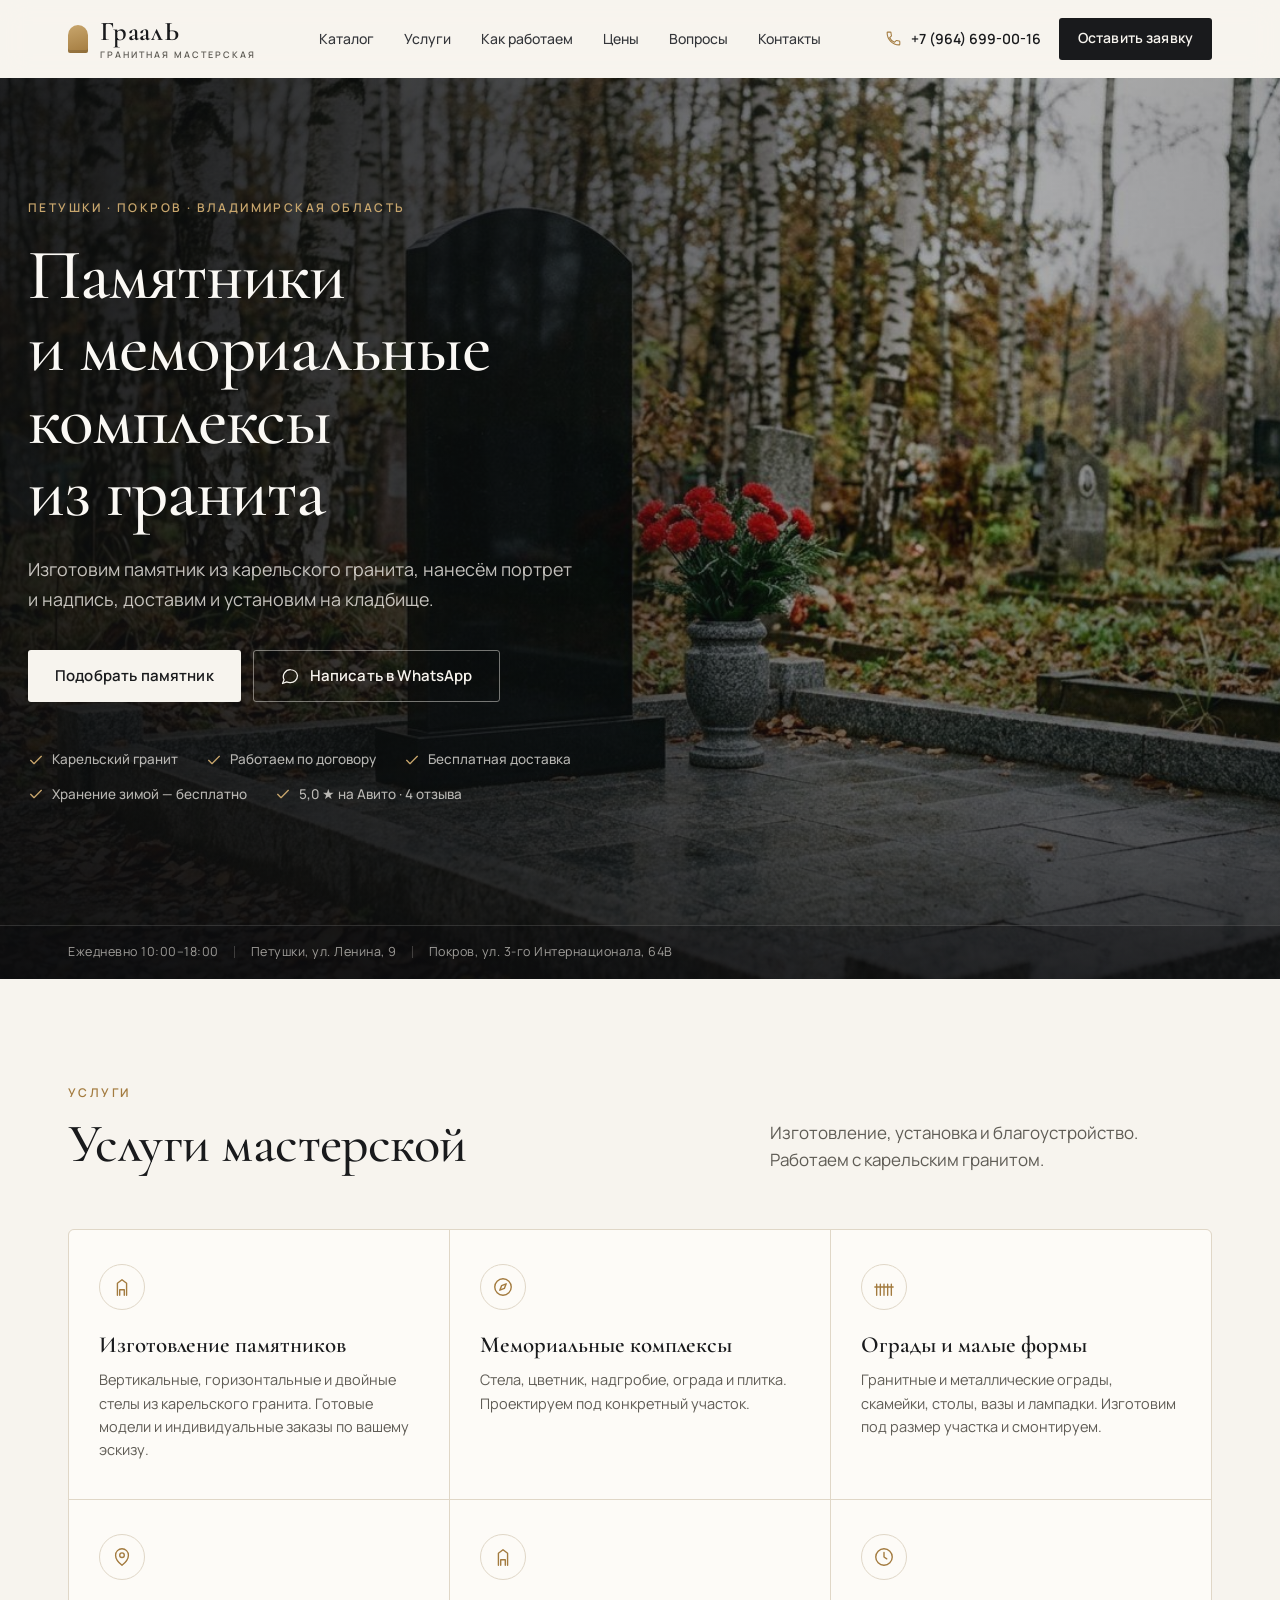
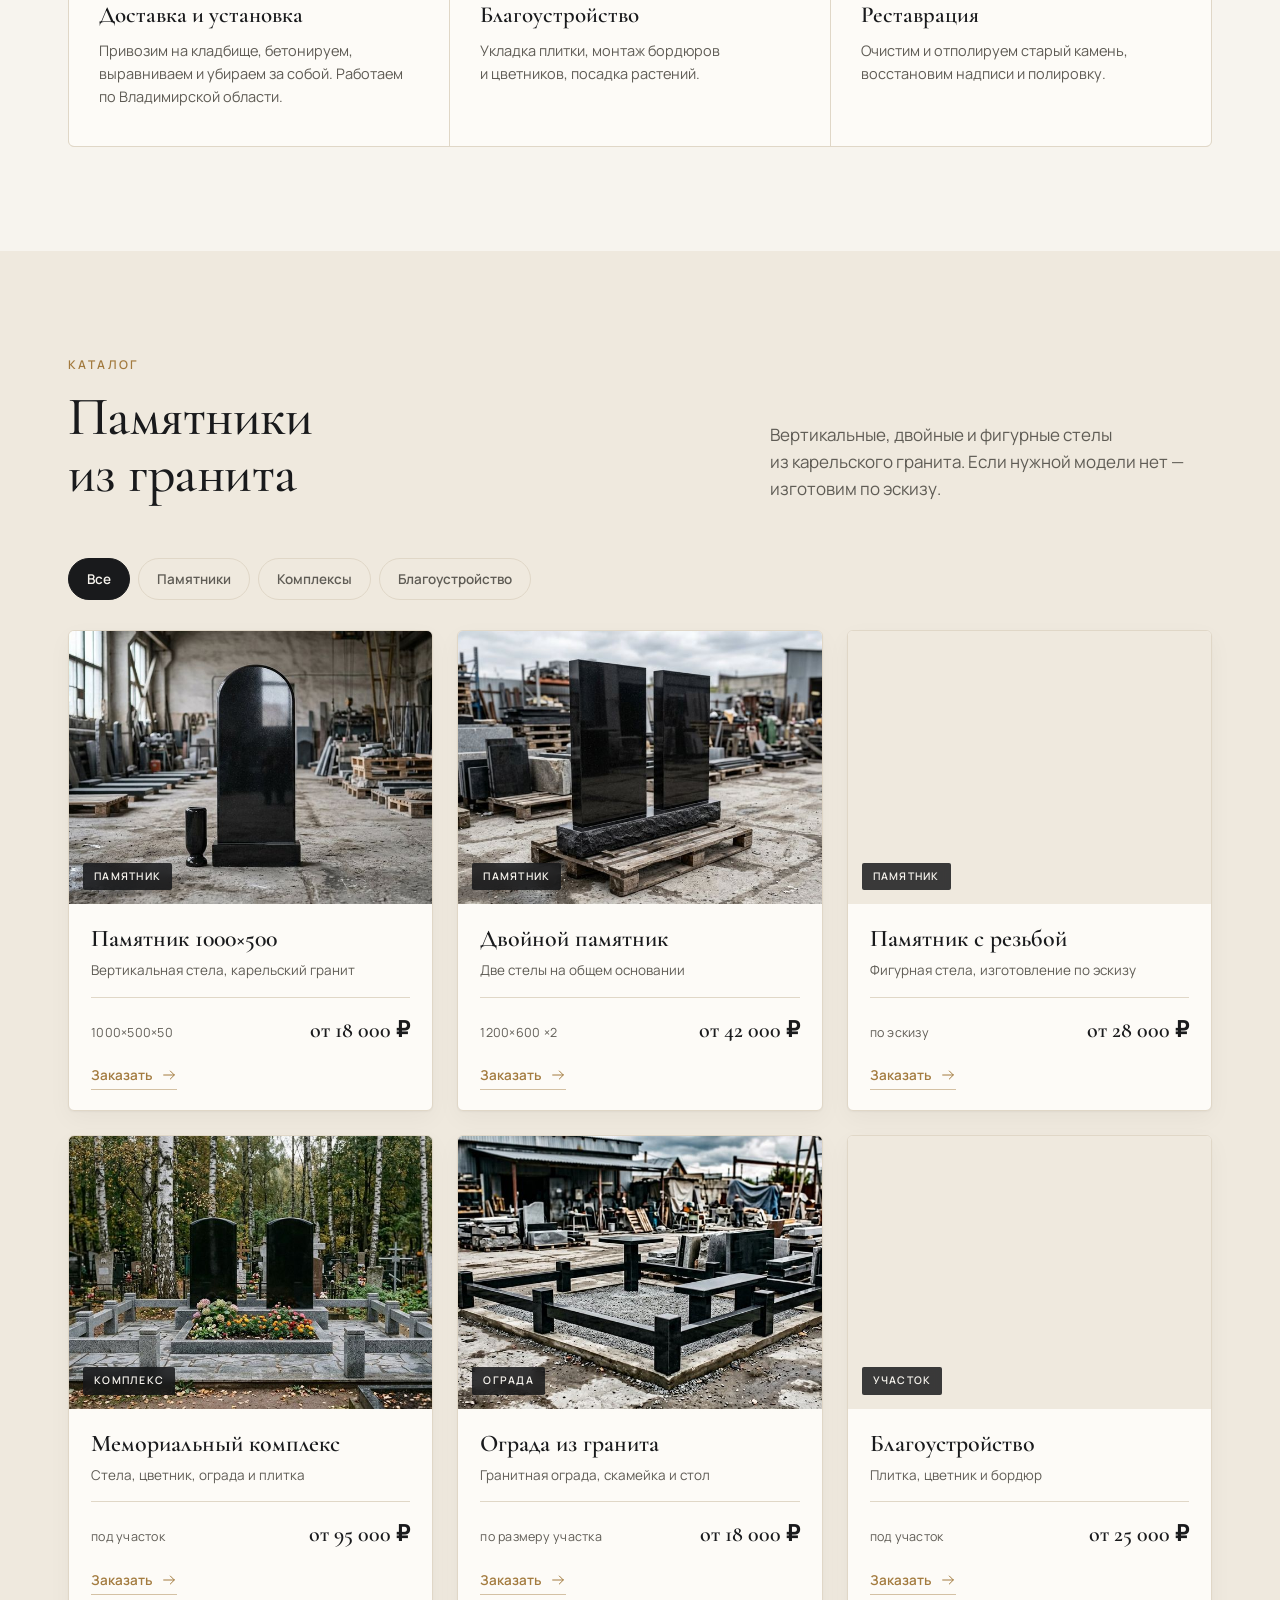
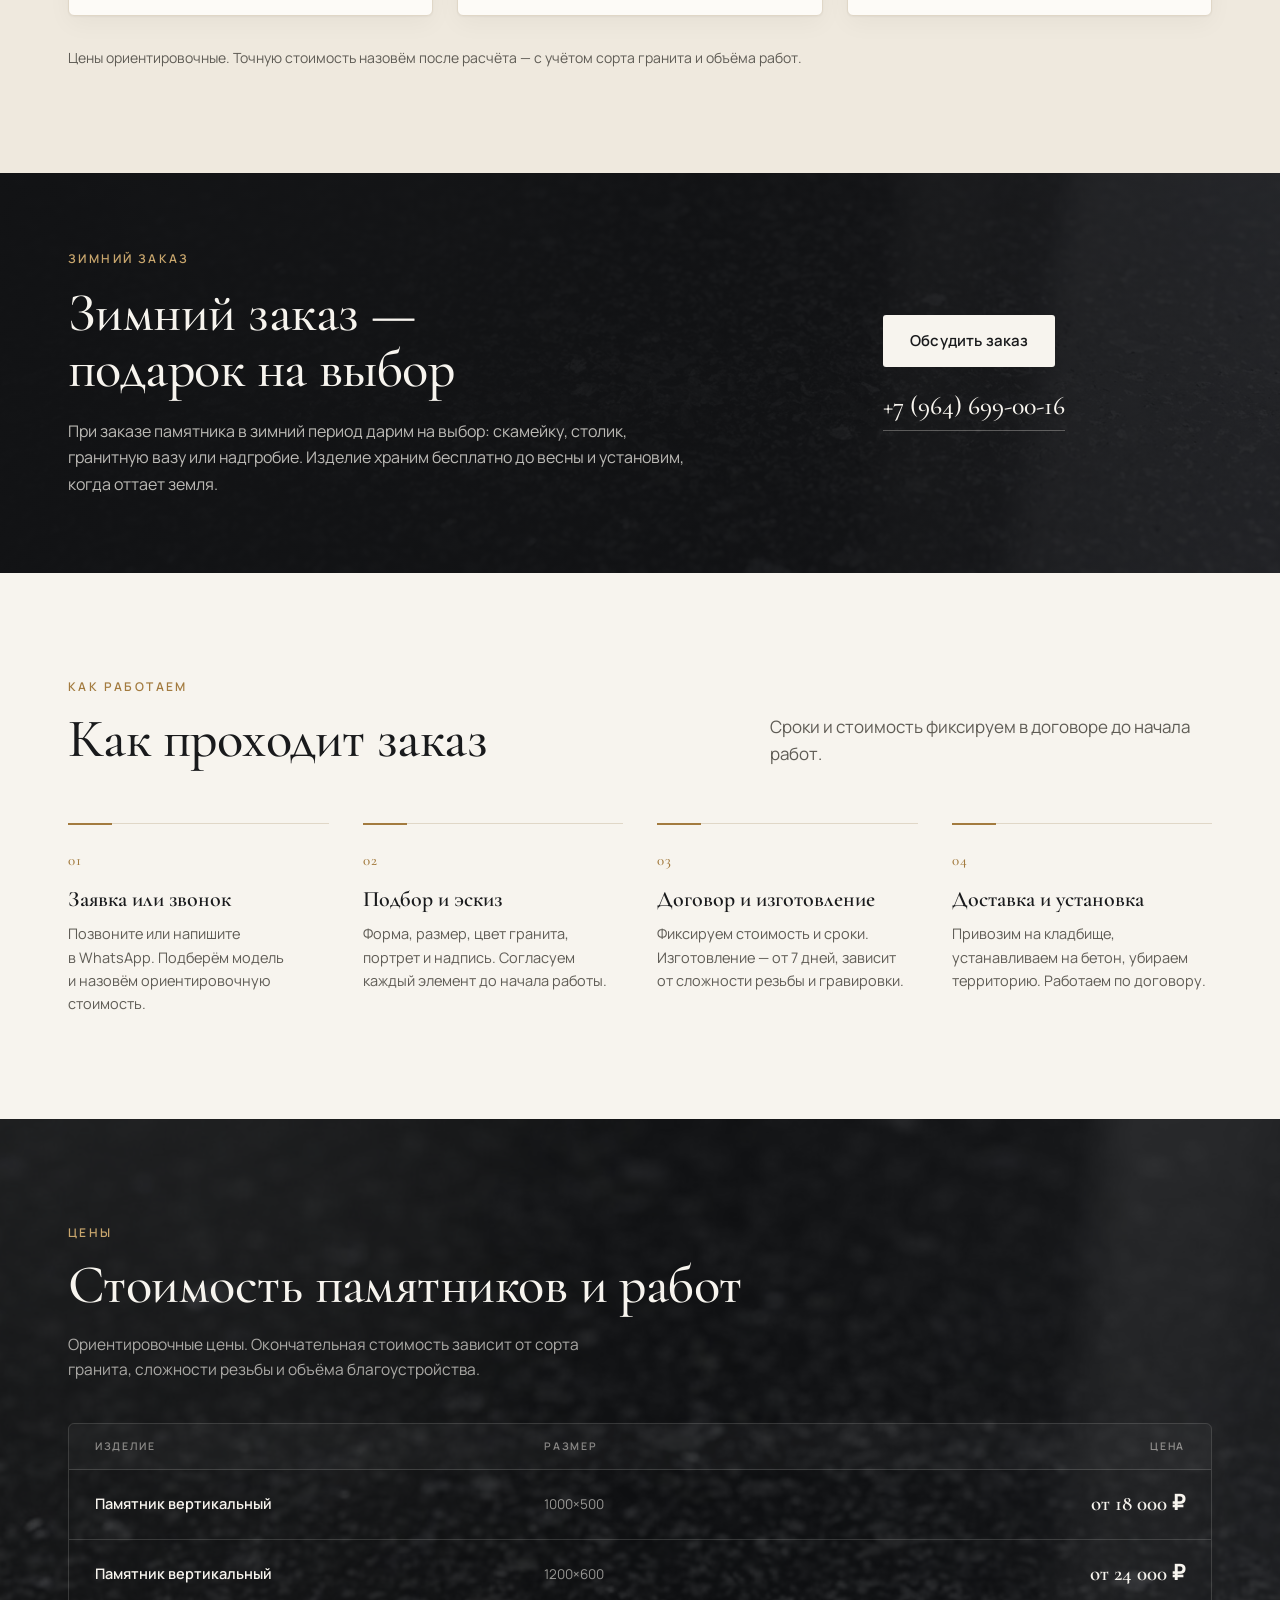
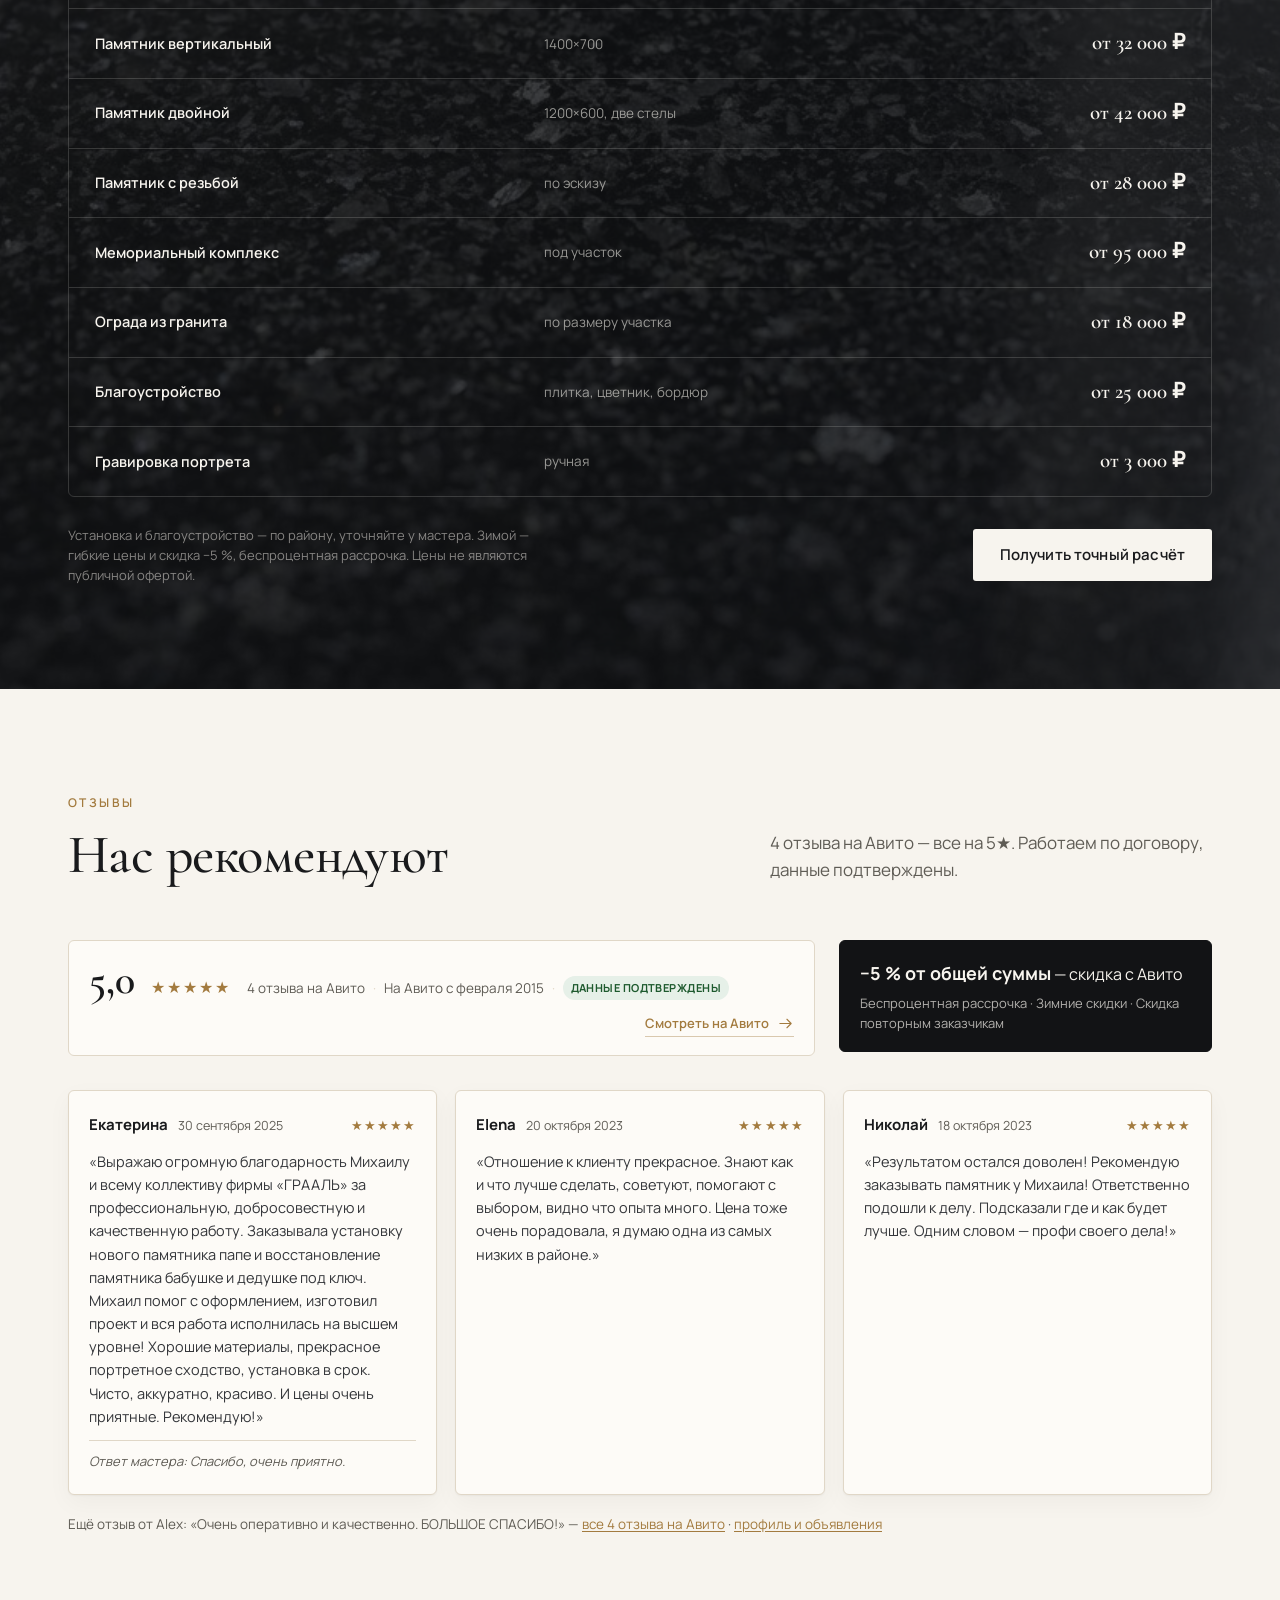
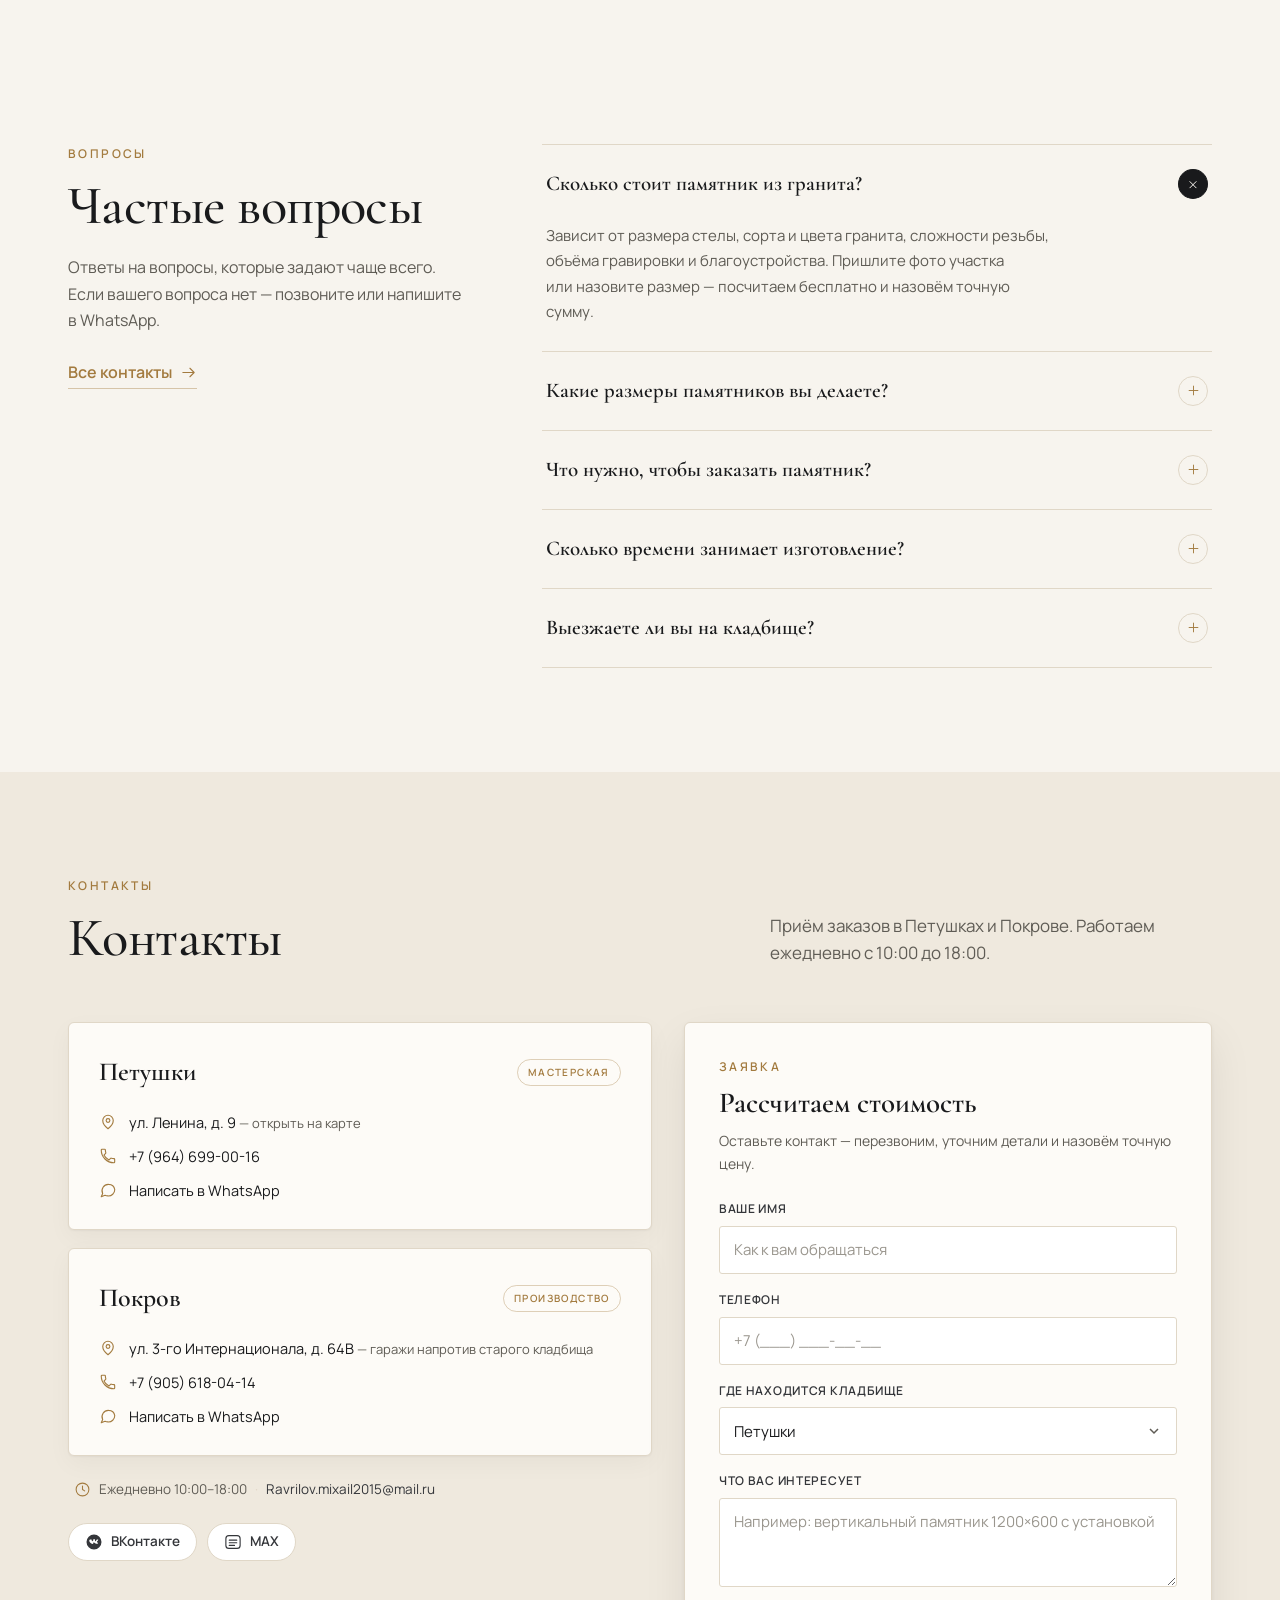
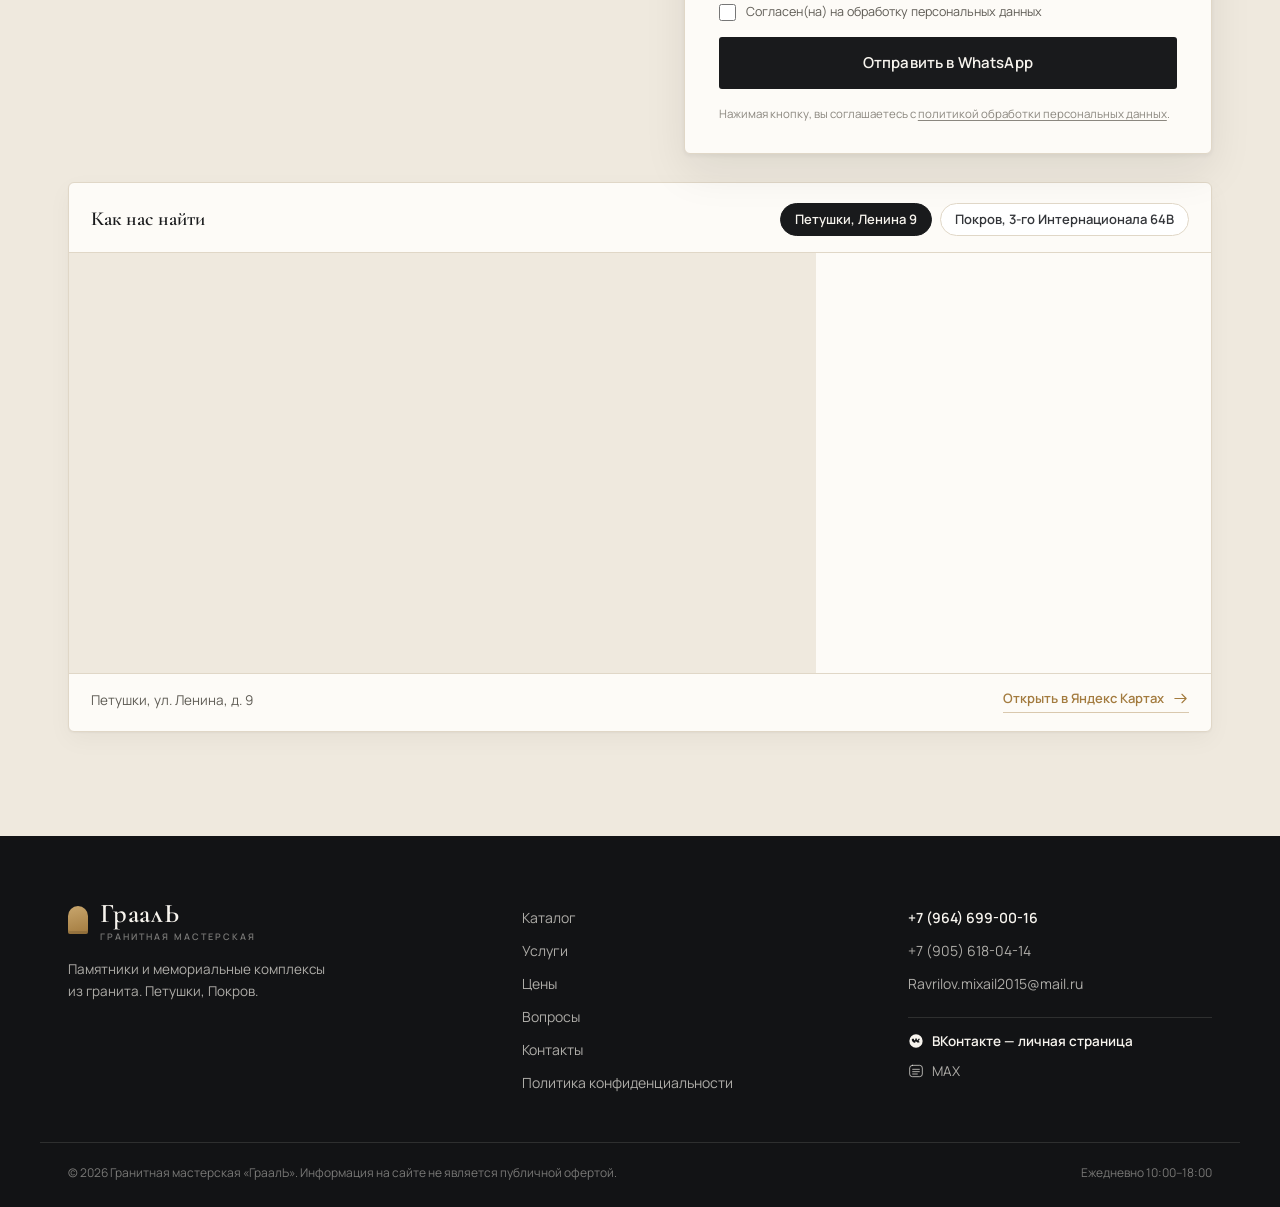
<file: index.html>
<!DOCTYPE html>
<html lang="ru-RU">
<head>
  <meta charset="utf-8">
  <meta name="viewport" content="width=device-width, initial-scale=1">
  <title>Памятники из гранита в Петушках и Покрове — мастерская «ГраалЬ»</title>
  <meta name="description" content="Гранитная мастерская «ГраалЬ»: памятники и мемориальные комплексы из карельского гранита в Петушках и Покрове. Изготовление, гравировка, доставка и установка. Рассрочка без процентов. Ежедневно 10:00–18:00.">
  <meta name="theme-color" content="#f7f4ee">
  <link rel="icon" href="favicon.svg" type="image/svg+xml">
  <link rel="preload" href="assets/fonts/cormorant-garamond-cyrillic-500-normal.woff2" as="font" type="font/woff2" crossorigin>
  <link rel="preload" href="assets/fonts/manrope-cyrillic-wght-normal.woff2" as="font" type="font/woff2" crossorigin>
  <link rel="preload" href="assets/img/hero.jpg" as="image">
  <link rel="stylesheet" href="assets/css/style.css">
  <script>document.documentElement.classList.add('js');</script>

  <meta property="og:type" content="website">
  <meta property="og:locale" content="ru_RU">
  <meta property="og:site_name" content="Гранитная мастерская «ГраалЬ»">
  <meta property="og:title" content="Памятники из гранита в Петушках и Покрове — изготовление и установка">
  <meta property="og:description" content="Собственная мастерская: памятники и мемориальные комплексы из карельского гранита. Гравировка, доставка, установка, благоустройство. Рассрочка без процентов.">
  <meta property="og:image" content="assets/img/hero.jpg">
  <meta name="twitter:card" content="summary_large_image">

  <script type="application/ld+json">
  {
    "@context": "https://schema.org",
    "@graph": [
      {
        "@type": "Organization",
        "@id": "/#organization",
        "name": "Гранитная мастерская «ГраалЬ»",
        "url": "/",
        "logo": "favicon.svg",
        "email": "Ravrilov.mixail2015@mail.ru",
        "telephone": ["+7 (964) 699-00-16", "+7 (905) 618-04-14"],
        "sameAs": ["https://vk.com/id286378729", "https://max.ru/u/f9LHodD0cOIrZoPDrASCz8ZKdECY8harawKMvM3QFS44eGOiEqUaqM6qY50", "https://www.avito.ru/brands/i71834038"],
        "aggregateRating": {"@type": "AggregateRating", "ratingValue": "5", "reviewCount": "4", "bestRating": "5"},
        "address": {
          "@type": "PostalAddress",
          "streetAddress": "ул. Ленина, д. 9",
          "addressLocality": "Петушки",
          "addressRegion": "Владимирская область",
          "addressCountry": "RU"
        }
      },
      {
        "@type": "LocalBusiness",
        "@id": "/#petushki",
        "name": "Гранитная мастерская «ГраалЬ» — Петушки",
        "image": "assets/img/hero.jpg",
        "url": "/",
        "telephone": "+7 (964) 699-00-16",
        "email": "Ravrilov.mixail2015@mail.ru",
        "priceRange": "₽₽",
        "address": {
          "@type": "PostalAddress",
          "streetAddress": "ул. Ленина, д. 9",
          "addressLocality": "Петушки",
          "addressRegion": "Владимирская область",
          "addressCountry": "RU"
        },
        "openingHoursSpecification": {
          "@type": "OpeningHoursSpecification",
          "dayOfWeek": ["Monday","Tuesday","Wednesday","Thursday","Friday","Saturday","Sunday"],
          "opens": "10:00",
          "closes": "18:00"
        },
        "areaServed": { "@type": "State", "name": "Владимирская область" }
      },
      {
        "@type": "LocalBusiness",
        "@id": "/#pokrov",
        "name": "Гранитная мастерская «ГраалЬ» — Покров",
        "image": "assets/img/hero.jpg",
        "url": "/",
        "telephone": "+7 (905) 618-04-14",
        "email": "Ravrilov.mixail2015@mail.ru",
        "priceRange": "₽₽",
        "address": {
          "@type": "PostalAddress",
          "streetAddress": "ул. 3-го Интернационала, д. 64В (гаражи напротив старого кладбища)",
          "addressLocality": "Покров",
          "addressRegion": "Владимирская область",
          "addressCountry": "RU"
        },
        "openingHoursSpecification": {
          "@type": "OpeningHoursSpecification",
          "dayOfWeek": ["Monday","Tuesday","Wednesday","Thursday","Friday","Saturday","Sunday"],
          "opens": "10:00",
          "closes": "18:00"
        },
        "areaServed": { "@type": "State", "name": "Владимирская область" }
      },
      {
        "@type": "FAQPage",
        "mainEntity": [
          {
            "@type": "Question",
            "name": "Сколько стоит памятник из гранита?",
            "acceptedAnswer": {
              "@type": "Answer",
              "text": "Цена зависит от размера стелы, сорта и цвета гранита, сложности резьбы, объёма гравировки и благоустройства. Расчёт бесплатный: назовите размер или пришлите фото участка — назовём точную стоимость."
            }
          },
          {
            "@type": "Question",
            "name": "Какие размеры памятников вы делаете?",
            "acceptedAnswer": {
              "@type": "Answer",
              "text": "Стандартные вертикальные стелы — 1000×500, 1200×600 и 1400×700 мм. Делаем двойные (семейные) памятники, фигурные и резные стелы, а также изделия по индивидуальным размерам."
            }
          },
          {
            "@type": "Question",
            "name": "Что нужно, чтобы заказать памятник?",
            "acceptedAnswer": {
              "@type": "Answer",
              "text": "ФИО, даты жизни, фотографию для портрета и адрес кладбища. Если есть старый памятник или ограда — достаточно фото, остальное обсудим при встрече или по телефону."
            }
          },
          {
            "@type": "Question",
            "name": "Сколько времени занимает изготовление?",
            "acceptedAnswer": {
              "@type": "Answer",
              "text": "От 7 дней в зависимости от сложности: резьба, ручной портрет и индивидуальный эскиз увеличивают срок. Зимой изделие можно заказать заранее — храним его бесплатно до весны."
            }
          },
          {
            "@type": "Question",
            "name": "Выезжаете ли вы на кладбище?",
            "acceptedAnswer": {
              "@type": "Answer",
              "text": "Да. Доставляем и устанавливаем памятники на кладбищах Петушков, Покрова и Владимирской области, бетонируем, выравниваем и убираем за собой."
            }
          }
        ]
      }
    ]
  }
  </script>
</head>
<body>
  <a class="skip-link" href="#main">Перейти к содержанию</a>

  <svg class="sprite" aria-hidden="true" focusable="false" xmlns="http://www.w3.org/2000/svg">
    <symbol id="i-phone" viewBox="0 0 24 24"><path d="M6.6 10.8a15 15 0 0 0 6.6 6.6l2.2-2.2a1 1 0 0 1 1-.25 11 11 0 0 0 3.5.56 1 1 0 0 1 1 1V20a1 1 0 0 1-1 1A17 17 0 0 1 3 4a1 1 0 0 1 1-1h3.5a1 1 0 0 1 1 1 11 11 0 0 0 .56 3.5 1 1 0 0 1-.25 1z"/></symbol>
    <symbol id="i-chat" viewBox="0 0 24 24"><path d="M21 11.5a8.4 8.4 0 0 1-9 8.4 9.6 9.6 0 0 1-4-.9L3 21l1.9-4.4a8.4 8.4 0 0 1 8-12.1 8.4 8.4 0 0 1 8.1 7z"/></symbol>
    <symbol id="i-arrow" viewBox="0 0 24 24"><path d="M4 12h16m-6-6 6 6-6 6"/></symbol>
    <symbol id="i-check" viewBox="0 0 24 24"><path d="m4 12.5 5 5L20 6.5"/></symbol>
    <symbol id="i-pin" viewBox="0 0 24 24"><path d="M12 21s7-5.5 7-11a7 7 0 1 0-14 0c0 5.5 7 11 7 11z"/><circle cx="12" cy="10" r="2.5"/></symbol>
    <symbol id="i-clock" viewBox="0 0 24 24"><circle cx="12" cy="12" r="9"/><path d="M12 7v5l3 2"/></symbol>
    <symbol id="i-mail" viewBox="0 0 24 24"><rect x="3" y="5" width="18" height="14" rx="2"/><path d="m3.5 6.5 8.5 6.5 8.5-6.5"/></symbol>
    <symbol id="i-stone" viewBox="0 0 24 24"><path d="M7 21V8l5-4 5 4v13"/><path d="M9.5 21v-6h5v6"/></symbol>
    <symbol id="i-fence" viewBox="0 0 24 24"><path d="M4 21V9m4 12V9m4 12V9m4 12V9m4 12V9M2 12h20"/></symbol>
    <symbol id="i-compass" viewBox="0 0 24 24"><circle cx="12" cy="12" r="9"/><path d="m15.5 8.5-2 5-5 2 2-5z"/></symbol>
    <symbol id="i-menu" viewBox="0 0 24 24"><path d="M4 7h16M4 12h16M4 17h16"/></symbol>
    <symbol id="i-close" viewBox="0 0 24 24"><path d="M6 6l12 12M18 6 6 18"/></symbol>
    <symbol id="i-plus" viewBox="0 0 24 24"><path d="M12 5v14M5 12h14"/></symbol>
    <symbol id="i-vk" viewBox="0 0 24 24"><path fill="currentColor" d="M12 2a10 10 0 1 0 10 10A10 10 0 0 0 12 2Zm4.2 12.4h-1.5c-.5 0-.7-.4-1.5-1-1-.7-1.5-.8-1.8-.8-.3 0-.4.1-.4.6v.9c0 .4-.2.5-1 .5A5.2 5.2 0 0 1 7.1 13a6.3 6.3 0 0 1-1.4-2.5c-.2-.5-.1-.8.2-1l.4-.4c.2-.2.3-.3.7-.3H8.3c.4 0 .5.2.6.6l.3 1.3c.1.4.3.5.6.3l1-.9c.2-.2.2-.4.2-.6v-.7c0-.3.1-.4.4-.4h1.5c.3 0 .4.1.4.4v1.8c0 .3.1.4.3.4.2 0 .4-.1.8-.5l1.2-1.4c.1-.1.2-.3.4-.3h1.3c.3 0 .4.1.3.4-.1.4-1 1.4-1.3 1.7-.2.3-.4.4-.4.6 0 .2.1.4.5.7l1 1.3c.1.2.1.3 0 .4Z"/></symbol>
    <symbol id="i-max" viewBox="0 0 24 24"><rect x="2.5" y="3.5" width="19" height="17" rx="4" fill="none" stroke="currentColor" stroke-width="1.5"/><path d="M7 9.5h10M7 13h10M7 16.5h7" stroke="currentColor" stroke-width="1.5" stroke-linecap="round"/></symbol>
  </svg>

  <header class="site-header" id="top">
    <div class="container header-inner">
      <a class="brand" href="#top" aria-label="ГраалЬ — на главную">
        <span class="brand-mark" aria-hidden="true"></span>
        <span class="brand-text">
          <span class="brand-name">ГраалЬ</span>
          <span class="brand-sub">гранитная мастерская</span>
        </span>
      </a>

      <nav class="nav" id="nav" aria-label="Основная навигация">
        <a href="#catalog">Каталог</a>
        <a href="#services">Услуги</a>
        <a href="#process">Как работаем</a>
        <a href="#prices">Цены</a>
        <a href="#faq">Вопросы</a>
        <a href="#contacts">Контакты</a>
      </nav>

      <div class="header-actions">
        <a class="header-phone" href="tel:+79646990016">
          <svg class="icon" aria-hidden="true"><use href="#i-phone"/></svg>
          <span>+7 (964) 699-00-16</span>
        </a>
        <a class="btn btn--solid btn--sm" href="#request">Оставить заявку</a>
        <button class="burger" id="burger" type="button" aria-expanded="false" aria-controls="nav" aria-label="Открыть меню">
          <svg class="icon icon--menu" aria-hidden="true"><use href="#i-menu"/></svg>
          <svg class="icon icon--close" aria-hidden="true"><use href="#i-close"/></svg>
        </button>
      </div>
    </div>
  </header>

  <main id="main">
    <section class="hero">
      <div class="hero-bg" role="img" aria-label="Гранитный памятник с цветами на кладбище осенью"></div>
      <div class="container hero-inner">
        <p class="eyebrow eyebrow--light">Петушки · Покров · Владимирская область</p>
        <h1>Памятники и&nbsp;мемориальные комплексы из&nbsp;гранита</h1>
        <p class="hero-lead">Изготовим памятник из&nbsp;карельского гранита, нанесём портрет и&nbsp;надпись, доставим и&nbsp;установим на&nbsp;кладбище.</p>
        <div class="hero-actions">
          <a class="btn btn--light" href="#catalog">Подобрать памятник</a>
          <a class="btn btn--ghost" href="https://wa.me/79646990016" target="_blank" rel="noopener">
            <svg class="icon" aria-hidden="true"><use href="#i-chat"/></svg>
            Написать в WhatsApp
          </a>
        </div>
        <ul class="trust-list">
          <li><svg class="icon" aria-hidden="true"><use href="#i-check"/></svg>Карельский гранит</li>
          <li><svg class="icon" aria-hidden="true"><use href="#i-check"/></svg>Работаем по договору</li>
          <li><svg class="icon" aria-hidden="true"><use href="#i-check"/></svg>Бесплатная доставка</li>
          <li><svg class="icon" aria-hidden="true"><use href="#i-check"/></svg>Хранение зимой — бесплатно</li>
          <li><svg class="icon" aria-hidden="true"><use href="#i-check"/></svg>5,0 ★ на Авито · 4 отзыва</li>
        </ul>
      </div>
      <div class="hero-foot">
        <div class="container hero-foot-inner">
          <span>Ежедневно 10:00–18:00</span>
          <span>Петушки, ул. Ленина, 9</span>
          <span>Покров, ул. 3-го Интернационала, 64В</span>
        </div>
      </div>
    </section>

    <section class="section" id="services" aria-labelledby="services-title">
      <div class="container">
        <div class="section-head">
          <div>
            <p class="eyebrow">Услуги</p>
            <h2 id="services-title">Услуги мастерской</h2>
          </div>
          <p class="section-lead">Изготовление, установка и&nbsp;благоустройство. Работаем с&nbsp;карельским гранитом.</p>
        </div>

        <div class="services-grid">
          <article class="service-card">
            <span class="service-icon"><svg class="icon" aria-hidden="true"><use href="#i-stone"/></svg></span>
            <h3>Изготовление памятников</h3>
            <p>Вертикальные, горизонтальные и&nbsp;двойные стелы из&nbsp;карельского гранита. Готовые модели и&nbsp;индивидуальные заказы по&nbsp;вашему эскизу.</p>
          </article>
          <article class="service-card">
            <span class="service-icon"><svg class="icon" aria-hidden="true"><use href="#i-compass"/></svg></span>
            <h3>Мемориальные комплексы</h3>
            <p>Стела, цветник, надгробие, ограда и&nbsp;плитка. Проектируем под&nbsp;конкретный участок.</p>
          </article>
          <article class="service-card">
            <span class="service-icon"><svg class="icon" aria-hidden="true"><use href="#i-fence"/></svg></span>
            <h3>Ограды и малые формы</h3>
            <p>Гранитные и&nbsp;металлические ограды, скамейки, столы, вазы и&nbsp;лампадки. Изготовим под&nbsp;размер участка и&nbsp;смонтируем.</p>
          </article>
          <article class="service-card">
            <span class="service-icon"><svg class="icon" aria-hidden="true"><use href="#i-pin"/></svg></span>
            <h3>Доставка и установка</h3>
            <p>Привозим на&nbsp;кладбище, бетонируем, выравниваем и&nbsp;убираем за&nbsp;собой. Работаем по&nbsp;Владимирской области.</p>
          </article>
          <article class="service-card">
            <span class="service-icon"><svg class="icon" aria-hidden="true"><use href="#i-stone"/></svg></span>
            <h3>Благоустройство</h3>
            <p>Укладка плитки, монтаж бордюров и&nbsp;цветников, посадка растений.</p>
          </article>
          <article class="service-card">
            <span class="service-icon"><svg class="icon" aria-hidden="true"><use href="#i-clock"/></svg></span>
            <h3>Реставрация</h3>
            <p>Очистим и&nbsp;отполируем старый камень, восстановим надписи и&nbsp;полировку.</p>
          </article>
        </div>
      </div>
    </section>

    <section class="section section--tinted" id="catalog" aria-labelledby="catalog-title">
      <div class="container">
        <div class="section-head">
          <div>
            <p class="eyebrow">Каталог</p>
            <h2 id="catalog-title">Памятники из&nbsp;гранита</h2>
          </div>
          <p class="section-lead">Вертикальные, двойные и&nbsp;фигурные стелы из&nbsp;карельского гранита. Если нужной модели нет — изготовим по&nbsp;эскизу.</p>
        </div>

        <div class="filters" role="group" aria-label="Фильтр каталога">
          <button class="filter is-active" type="button" data-filter="all" aria-pressed="true">Все</button>
          <button class="filter" type="button" data-filter="monuments" aria-pressed="false">Памятники</button>
          <button class="filter" type="button" data-filter="complex" aria-pressed="false">Комплексы</button>
          <button class="filter" type="button" data-filter="improvement" aria-pressed="false">Благоустройство</button>
        </div>

        <div class="catalog-grid" id="catalogGrid">
          <article class="catalog-card" data-category="monuments">
            <div class="catalog-media">
              <img src="assets/img/catalog/vertical.jpg" alt="Памятник 1000×500 из полированного чёрного гранита в мастерской" width="900" height="491" loading="lazy" decoding="async">
              <span class="catalog-tag">Памятник</span>
            </div>
            <div class="catalog-body">
              <h3>Памятник 1000×500</h3>
              <p class="catalog-type">Вертикальная стела, карельский гранит</p>
              <div class="catalog-meta">
                <span class="catalog-dims">1000×500×50</span>
                <span class="catalog-price">от 18 000 ₽</span>
              </div>
              <button class="catalog-link" type="button" data-product="Памятник 1000×500">Заказать <svg class="icon" aria-hidden="true"><use href="#i-arrow"/></svg></button>
            </div>
          </article>
          <article class="catalog-card" data-category="monuments">
            <div class="catalog-media">
              <img src="assets/img/catalog/double.jpg" alt="Двойной гранитный памятник на общем основании" width="900" height="491" loading="lazy" decoding="async">
              <span class="catalog-tag">Памятник</span>
            </div>
            <div class="catalog-body">
              <h3>Двойной памятник</h3>
              <p class="catalog-type">Две стелы на&nbsp;общем основании</p>
              <div class="catalog-meta">
                <span class="catalog-dims">1200×600 ×2</span>
                <span class="catalog-price">от 42 000 ₽</span>
              </div>
              <button class="catalog-link" type="button" data-product="Двойной памятник">Заказать <svg class="icon" aria-hidden="true"><use href="#i-arrow"/></svg></button>
            </div>
          </article>
          <article class="catalog-card" data-category="monuments">
            <div class="catalog-media">
              <img src="assets/img/catalog/carved.jpg" alt="Фигурный гранитный памятник с резьбой" width="900" height="491" loading="lazy" decoding="async">
              <span class="catalog-tag">Памятник</span>
            </div>
            <div class="catalog-body">
              <h3>Памятник с&nbsp;резьбой</h3>
              <p class="catalog-type">Фигурная стела, изготовление по&nbsp;эскизу</p>
              <div class="catalog-meta">
                <span class="catalog-dims">по эскизу</span>
                <span class="catalog-price">от 28 000 ₽</span>
              </div>
              <button class="catalog-link" type="button" data-product="Памятник с резьбой">Заказать <svg class="icon" aria-hidden="true"><use href="#i-arrow"/></svg></button>
            </div>
          </article>
          <article class="catalog-card" data-category="complex">
            <div class="catalog-media">
              <img src="assets/img/catalog/complex.jpg" alt="Мемориальный комплекс из гранита с оградой и цветником" width="900" height="491" loading="lazy" decoding="async">
              <span class="catalog-tag">Комплекс</span>
            </div>
            <div class="catalog-body">
              <h3>Мемориальный комплекс</h3>
              <p class="catalog-type">Стела, цветник, ограда и&nbsp;плитка</p>
              <div class="catalog-meta">
                <span class="catalog-dims">под участок</span>
                <span class="catalog-price">от 95 000 ₽</span>
              </div>
              <button class="catalog-link" type="button" data-product="Мемориальный комплекс">Заказать <svg class="icon" aria-hidden="true"><use href="#i-arrow"/></svg></button>
            </div>
          </article>
          <article class="catalog-card" data-category="improvement">
            <div class="catalog-media">
              <img src="assets/img/catalog/fence.jpg" alt="Гранитная ограда со скамейкой и столом" width="900" height="491" loading="lazy" decoding="async">
              <span class="catalog-tag">Ограда</span>
            </div>
            <div class="catalog-body">
              <h3>Ограда из&nbsp;гранита</h3>
              <p class="catalog-type">Гранитная ограда, скамейка и&nbsp;стол</p>
              <div class="catalog-meta">
                <span class="catalog-dims">по размеру участка</span>
                <span class="catalog-price">от 18 000 ₽</span>
              </div>
              <button class="catalog-link" type="button" data-product="Ограда из гранита">Заказать <svg class="icon" aria-hidden="true"><use href="#i-arrow"/></svg></button>
            </div>
          </article>
          <article class="catalog-card" data-category="improvement">
            <div class="catalog-media">
              <img src="assets/img/catalog/improvement.jpg" alt="Благоустроенный участок с гранитной плиткой и цветником" width="900" height="491" loading="lazy" decoding="async">
              <span class="catalog-tag">Участок</span>
            </div>
            <div class="catalog-body">
              <h3>Благоустройство</h3>
              <p class="catalog-type">Плитка, цветник и&nbsp;бордюр</p>
              <div class="catalog-meta">
                <span class="catalog-dims">под участок</span>
                <span class="catalog-price">от 25 000 ₽</span>
              </div>
              <button class="catalog-link" type="button" data-product="Благоустройство участка">Заказать <svg class="icon" aria-hidden="true"><use href="#i-arrow"/></svg></button>
            </div>
          </article>
        </div>

                <p class="catalog-note">Цены ориентировочные. Точную стоимость назовём после расчёта — с&nbsp;учётом сорта гранита и&nbsp;объёма работ.</p>
      </div>
    </section>

    <section class="promo" aria-labelledby="promo-title">
      <div class="container promo-inner">
        <div class="promo-text">
          <p class="eyebrow eyebrow--light">Зимний заказ</p>
          <h2 id="promo-title">Зимний заказ — подарок на&nbsp;выбор</h2>
          <p>При заказе памятника в&nbsp;зимний период дарим на&nbsp;выбор: скамейку, столик, гранитную вазу или&nbsp;надгробие. Изделие храним бесплатно до&nbsp;весны и&nbsp;установим, когда оттает земля.</p>
        </div>
        <div class="promo-actions">
          <a class="btn btn--light" href="#request">Обсудить заказ</a>
          <a class="promo-phone" href="tel:+79646990016">+7 (964) 699-00-16</a>
        </div>
      </div>
    </section>

    <section class="section" id="process" aria-labelledby="process-title">
      <div class="container">
        <div class="section-head">
          <div>
            <p class="eyebrow">Как работаем</p>
            <h2 id="process-title">Как проходит заказ</h2>
          </div>
          <p class="section-lead">Сроки и&nbsp;стоимость фиксируем в&nbsp;договоре до&nbsp;начала работ.</p>
        </div>

        <ol class="steps">
          <li class="step">
            <span class="step-num">01</span>
            <h3>Заявка или звонок</h3>
            <p>Позвоните или&nbsp;напишите в&nbsp;WhatsApp. Подберём модель и&nbsp;назовём ориентировочную стоимость.</p>
          </li>
          <li class="step">
            <span class="step-num">02</span>
            <h3>Подбор и эскиз</h3>
            <p>Форма, размер, цвет гранита, портрет и&nbsp;надпись. Согласуем каждый элемент до&nbsp;начала работы.</p>
          </li>
          <li class="step">
            <span class="step-num">03</span>
            <h3>Договор и изготовление</h3>
            <p>Фиксируем стоимость и&nbsp;сроки. Изготовление — от&nbsp;7&nbsp;дней, зависит от&nbsp;сложности резьбы и&nbsp;гравировки.</p>
          </li>
          <li class="step">
            <span class="step-num">04</span>
            <h3>Доставка и установка</h3>
            <p>Привозим на&nbsp;кладбище, устанавливаем на&nbsp;бетон, убираем территорию. Работаем по&nbsp;договору.</p>
          </li>
        </ol>
      </div>
    </section>

    <section class="section section--dark prices" id="prices" aria-labelledby="prices-title">
      <div class="container">
        <div class="prices-head">
          <p class="eyebrow eyebrow--light">Цены</p>
          <h2 id="prices-title">Стоимость памятников и&nbsp;работ</h2>
          <p>Ориентировочные цены. Окончательная стоимость зависит от&nbsp;сорта гранита, сложности резьбы и&nbsp;объёма благоустройства.</p>
        </div>

        <div class="price-table-wrap">
          <table class="price-table">
            <thead>
              <tr>
                <th scope="col">Изделие</th>
                <th scope="col">Размер</th>
                <th scope="col">Цена</th>
              </tr>
            </thead>
            <tbody>
              <tr>
                <td>Памятник вертикальный</td>
                <td>1000×500</td>
                <td>от 18 000 ₽</td>
              </tr>
              <tr>
                <td>Памятник вертикальный</td>
                <td>1200×600</td>
                <td>от 24 000 ₽</td>
              </tr>
              <tr>
                <td>Памятник вертикальный</td>
                <td>1400×700</td>
                <td>от 32 000 ₽</td>
              </tr>
              <tr>
                <td>Памятник двойной</td>
                <td>1200×600, две стелы</td>
                <td>от 42 000 ₽</td>
              </tr>
              <tr>
                <td>Памятник с&nbsp;резьбой</td>
                <td>по эскизу</td>
                <td>от 28 000 ₽</td>
              </tr>
              <tr>
                <td>Мемориальный комплекс</td>
                <td>под участок</td>
                <td>от 95 000 ₽</td>
              </tr>
              <tr>
                <td>Ограда из&nbsp;гранита</td>
                <td>по размеру участка</td>
                <td>от 18 000 ₽</td>
              </tr>
              <tr>
                <td>Благоустройство</td>
                <td>плитка, цветник, бордюр</td>
                <td>от 25 000 ₽</td>
              </tr>
              <tr>
                <td>Гравировка портрета</td>
                <td>ручная</td>
                <td>от 3 000 ₽</td>
              </tr>
            </tbody>
          </table>
        </div>

        <div class="prices-foot">
          <p>Установка и&nbsp;благоустройство — по&nbsp;району, уточняйте у&nbsp;мастера. Зимой — гибкие цены и&nbsp;скидка −5&nbsp;%, беспроцентная рассрочка. Цены не&nbsp;являются публичной офертой.</p>
          <a class="btn btn--light" href="#request">Получить точный расчёт</a>
        </div>
      </div>
    </section>

    <section class="section reviews" id="reviews" aria-labelledby="reviews-title">
      <div class="container">
        <div class="section-head">
          <div>
            <p class="eyebrow">Отзывы</p>
            <h2 id="reviews-title">Нас рекомендуют</h2>
          </div>
          <p class="section-lead">4 отзыва на&nbsp;Авито — все на&nbsp;5★. Работаем по&nbsp;договору, данные подтверждены.</p>
        </div>

        <div class="reviews-head">
          <div class="reviews-rating">
            <div class="reviews-score">5,0</div>
            <div class="reviews-stars" aria-hidden="true">★★★★★</div>
            <div class="reviews-meta">
              <span>4 отзыва на Авито</span>
              <span class="reviews-dot" aria-hidden="true">·</span>
              <span>На Авито с&nbsp;февраля 2015</span>
              <span class="reviews-dot" aria-hidden="true">·</span>
              <span class="reviews-badge">Данные подтверждены</span>
            </div>
            <a class="link-arrow" href="https://www.avito.ru/brands/i71834038" target="_blank" rel="noopener">Смотреть на Авито <svg class="icon" aria-hidden="true"><use href="#i-arrow"/></svg></a>
          </div>
          <div class="reviews-offer">
            <p><strong>−5&nbsp;% от общей суммы</strong> — скидка с Авито</p>
            <p class="reviews-hint">Беспроцентная рассрочка · Зимние скидки · Скидка повторным заказчикам</p>
          </div>
        </div>

        <div class="reviews-grid">
          <article class="review-card">
            <div class="review-top">
              <div class="review-author">Екатерина</div>
              <div class="review-date">30 сентября 2025</div>
              <div class="review-stars" aria-label="5 из 5">★★★★★</div>
            </div>
            <p class="review-text">«Выражаю огромную благодарность Михаилу и всему коллективу фирмы «ГРААЛЬ» за профессиональную, добросовестную и качественную работу. Заказывала установку нового памятника папе и восстановление памятника бабушке и дедушке под ключ. Михаил помог с оформлением, изготовил проект и вся работа исполнилась на высшем уровне! Хорошие материалы, прекрасное портретное сходство, установка в срок. Чисто, аккуратно, красиво. И цены очень приятные. Рекомендую!»</p>
            <p class="review-answer">Ответ мастера: Спасибо, очень приятно.</p>
          </article>
          <article class="review-card">
            <div class="review-top">
              <div class="review-author">Elena</div>
              <div class="review-date">20 октября 2023</div>
              <div class="review-stars" aria-label="5 из 5">★★★★★</div>
            </div>
            <p class="review-text">«Отношение к клиенту прекрасное. Знают как и что лучше сделать, советуют, помогают с выбором, видно что опыта много. Цена тоже очень порадовала, я думаю одна из самых низких в районе.»</p>
          </article>
          <article class="review-card">
            <div class="review-top">
              <div class="review-author">Николай</div>
              <div class="review-date">18 октября 2023</div>
              <div class="review-stars" aria-label="5 из 5">★★★★★</div>
            </div>
            <p class="review-text">«Результатом остался доволен! Рекомендую заказывать памятник у Михаила! Ответственно подошли к делу. Подсказали где и как будет лучше. Одним словом — профи своего дела!»</p>
          </article>
        </div>

        <p class="reviews-foot">Ещё отзыв от Alex: «Очень оперативно и качественно. БОЛЬШОЕ СПАСИБО!» — <a href="https://www.avito.ru/brands/i71834038#reviews" target="_blank" rel="noopener">все 4 отзыва на Авито</a> · <a href="https://www.avito.ru/user/d84ef6e67784679a093720f7f3eddd62/profile/all/predlozheniya_uslug?src=sharing&amp;sellerId=d84ef6e67784679a093720f7f3eddd62" target="_blank" rel="noopener">профиль и объявления</a></p>
      </div>
    </section>

    <section class="section" id="faq" aria-labelledby="faq-title">
      <div class="container faq-grid">
        <div class="faq-intro">
          <p class="eyebrow">Вопросы</p>
          <h2 id="faq-title">Частые вопросы</h2>
          <p>Ответы на&nbsp;вопросы, которые задают чаще всего. Если вашего вопроса нет — позвоните или&nbsp;напишите в&nbsp;WhatsApp.</p>
          <a class="link-arrow" href="#contacts">Все контакты <svg class="icon" aria-hidden="true"><use href="#i-arrow"/></svg></a>
        </div>

        <div class="faq-list">
          <details class="faq-item" open>
            <summary>Сколько стоит памятник из&nbsp;гранита?<span class="faq-icon" aria-hidden="true"><svg class="icon"><use href="#i-plus"/></svg></span></summary>
            <div class="faq-answer"><p>Зависит от&nbsp;размера стелы, сорта и&nbsp;цвета гранита, сложности резьбы, объёма гравировки и&nbsp;благоустройства. Пришлите фото участка или&nbsp;назовите размер — посчитаем бесплатно и&nbsp;назовём точную сумму.</p></div>
          </details>
          <details class="faq-item">
            <summary>Какие размеры памятников вы&nbsp;делаете?<span class="faq-icon" aria-hidden="true"><svg class="icon"><use href="#i-plus"/></svg></span></summary>
            <div class="faq-answer"><p>Стандартные вертикальные стелы — 1000×500, 1200×600 и&nbsp;1400×700&nbsp;мм. Делаем двойные (семейные) памятники, фигурные и&nbsp;резные стелы, а&nbsp;также изделия по&nbsp;вашим размерам.</p></div>
          </details>
          <details class="faq-item">
            <summary>Что нужно, чтобы заказать памятник?<span class="faq-icon" aria-hidden="true"><svg class="icon"><use href="#i-plus"/></svg></span></summary>
            <div class="faq-answer"><p>ФИО, даты жизни, фотографию для&nbsp;портрета и&nbsp;адрес кладбища. Если&nbsp;на&nbsp;участке уже есть старый памятник или&nbsp;ограда — достаточно фото, остальное обсудим.</p></div>
          </details>
          <details class="faq-item">
            <summary>Сколько времени занимает изготовление?<span class="faq-icon" aria-hidden="true"><svg class="icon"><use href="#i-plus"/></svg></span></summary>
            <div class="faq-answer"><p>От&nbsp;7&nbsp;дней в&nbsp;зависимости от&nbsp;сложности: резьба, ручной портрет и&nbsp;индивидуальный эскиз увеличивают срок. Зимой можно заказать заранее — храним изделие бесплатно до&nbsp;весны.</p></div>
          </details>
          <details class="faq-item">
            <summary>Выезжаете ли вы&nbsp;на&nbsp;кладбище?<span class="faq-icon" aria-hidden="true"><svg class="icon"><use href="#i-plus"/></svg></span></summary>
            <div class="faq-answer"><p>Да. Доставляем и&nbsp;устанавливаем памятники на&nbsp;кладбищах Петушков, Покрова и&nbsp;Владимирской области: бетонируем, выравниваем и&nbsp;убираем за&nbsp;собой.</p></div>
          </details>
        </div>
      </div>
    </section>

    <section class="section section--tinted" id="contacts" aria-labelledby="contacts-title">
      <div class="container">
        <div class="section-head">
          <div>
            <p class="eyebrow">Контакты</p>
            <h2 id="contacts-title">Контакты</h2>
          </div>
          <p class="section-lead">Приём заказов в&nbsp;Петушках и&nbsp;Покрове. Работаем ежедневно с&nbsp;10:00 до&nbsp;18:00.</p>
        </div>

        <div class="contact-grid">
          <div class="contact-cards">
            <article class="contact-card">
              <div class="contact-card-head">
                <h3>Петушки</h3>
                <span class="contact-badge">Мастерская</span>
              </div>
              <ul class="contact-list">
                <li>
                  <svg class="icon" aria-hidden="true"><use href="#i-pin"/></svg>
                  <a href="https://yandex.ru/maps/?text=%D0%9F%D0%B5%D1%82%D1%83%D1%88%D0%BA%D0%B8%2C%20%D1%83%D0%BB%D0%B8%D1%86%D0%B0%20%D0%9B%D0%B5%D0%BD%D0%B8%D0%BD%D0%B0%2C%209" target="_blank" rel="noopener">ул. Ленина, д.&nbsp;9 <span class="contact-hint">— открыть на карте</span></a>
                </li>
                <li>
                  <svg class="icon" aria-hidden="true"><use href="#i-phone"/></svg>
                  <a href="tel:+79646990016">+7 (964) 699-00-16</a>
                </li>
                <li>
                  <svg class="icon" aria-hidden="true"><use href="#i-chat"/></svg>
                  <a href="https://wa.me/79646990016" target="_blank" rel="noopener">Написать в WhatsApp</a>
                </li>
              </ul>
            </article>

            <article class="contact-card">
              <div class="contact-card-head">
                <h3>Покров</h3>
                <span class="contact-badge">Производство</span>
              </div>
              <ul class="contact-list">
                <li>
                  <svg class="icon" aria-hidden="true"><use href="#i-pin"/></svg>
                  <a href="https://yandex.ru/maps/?text=%D0%9F%D0%BE%D0%BA%D1%80%D0%BE%D0%B2%2C%20%D1%83%D0%BB%D0%B8%D1%86%D0%B0%203-%D0%B3%D0%BE%20%D0%98%D0%BD%D1%82%D0%B5%D1%80%D0%BD%D0%B0%D1%86%D0%B8%D0%BE%D0%BD%D0%B0%D0%BB%D0%B0%2C%2064%D0%92" target="_blank" rel="noopener">ул. 3-го Интернационала, д.&nbsp;64В <span class="contact-hint">— гаражи напротив старого кладбища</span></a>
                </li>
                <li>
                  <svg class="icon" aria-hidden="true"><use href="#i-phone"/></svg>
                  <a href="tel:+79056180414">+7 (905) 618-04-14</a>
                </li>
                <li>
                  <svg class="icon" aria-hidden="true"><use href="#i-chat"/></svg>
                  <a href="https://wa.me/79056180414" target="_blank" rel="noopener">Написать в WhatsApp</a>
                </li>
              </ul>
            </article>

            <p class="contact-common">
              <svg class="icon" aria-hidden="true"><use href="#i-clock"/></svg>
              Ежедневно 10:00–18:00
              <span class="contact-sep" aria-hidden="true">·</span>
              <a href="mailto:Ravrilov.mixail2015@mail.ru">Ravrilov.mixail2015@mail.ru</a>
            </p>

            <div class="contact-social" aria-label="Мессенджеры и соцсети">
              <a class="social-link" href="https://vk.com/id286378729" target="_blank" rel="noopener">
                <svg class="icon icon--fill" aria-hidden="true"><use href="#i-vk"/></svg>
                <span>ВКонтакте</span>
              </a>
              <a class="social-link" href="https://max.ru/u/f9LHodD0cOIrZoPDrASCz8ZKdECY8harawKMvM3QFS44eGOiEqUaqM6qY50" target="_blank" rel="noopener">
                <svg class="icon" aria-hidden="true"><use href="#i-max"/></svg>
                <span>MAX</span>
              </a>
            </div>
          </div>

          <div class="request-card" id="request">
            <p class="eyebrow">Заявка</p>
            <h3>Рассчитаем стоимость</h3>
            <p class="request-note">Оставьте контакт — перезвоним, уточним детали и&nbsp;назовём точную цену.</p>

            <form id="request-form" novalidate>
              <div class="field">
                <label for="f-name">Ваше имя</label>
                <input id="f-name" name="name" type="text" autocomplete="name" placeholder="Как к вам обращаться" required>
              </div>
              <div class="field">
                <label for="f-phone">Телефон</label>
                <input id="f-phone" name="phone" type="tel" inputmode="tel" autocomplete="tel" placeholder="+7 (___) ___-__-__" required>
              </div>
              <div class="field">
                <label for="f-place">Где находится кладбище</label>
                <select id="f-place" name="place">
                  <option value="petushki">Петушки</option>
                  <option value="pokrov">Покров</option>
                  <option value="other">Другой район</option>
                </select>
              </div>
              <div class="field">
                <label for="f-comment">Что вас интересует</label>
                <textarea id="f-comment" name="comment" rows="3" placeholder="Например: вертикальный памятник 1200×600 с установкой"></textarea>
              </div>
              <label class="consent">
                <input type="checkbox" id="f-consent" required>
                <span>Согласен(на) на обработку персональных данных</span>
              </label>
              <button class="btn btn--solid btn--block" type="submit">Отправить в WhatsApp</button>
              <p class="form-hint">Нажимая кнопку, вы&nbsp;соглашаетесь с&nbsp;<a href="privacy.html">политикой обработки персональных данных</a>.</p>
              <p class="form-status" id="formStatus" role="status" aria-live="polite"></p>
            </form>
          </div>
        </div>

        <div class="contacts-map" id="map">
          <div class="map-head">
            <h3 class="map-title">Как нас найти</h3>
            <div class="map-tabs" role="tablist" aria-label="Адреса на карте">
              <button class="map-tab is-active" type="button" data-map="petushki" role="tab" aria-selected="true" aria-controls="yandexMap">Петушки, Ленина&nbsp;9</button>
              <button class="map-tab" type="button" data-map="pokrov" role="tab" aria-selected="false" aria-controls="yandexMap">Покров, 3-го Интернационала&nbsp;64В</button>
            </div>
          </div>
          <div class="map-frame-wrap">
            <iframe id="yandexMap" class="map-frame" title="Карта — Гранитная мастерская «ГраалЬ»" src="https://yandex.ru/map-widget/v1/?ll=39.4675%2C55.9314&amp;z=16&amp;pt=39.4675%2C55.9314%2Cpm2rdm&amp;l=map" loading="lazy" referrerpolicy="no-referrer-when-downgrade" allowfullscreen></iframe>
            <noscript><p class="map-fallback">Карта доступна по ссылкам: <a href="https://yandex.ru/maps/?text=%D0%9F%D0%B5%D1%82%D1%83%D1%88%D0%BA%D0%B8%2C%20%D1%83%D0%BB.%20%D0%9B%D0%B5%D0%BD%D0%B8%D0%BD%D0%B0%209" target="_blank" rel="noopener">Петушки</a> · <a href="https://yandex.ru/maps/?text=%D0%9F%D0%BE%D0%BA%D1%80%D0%BE%D0%B2%2C%20%D1%83%D0%BB.%203-%D0%B3%D0%BE%20%D0%98%D0%BD%D1%82%D0%B5%D1%80%D0%BD%D0%B0%D1%86%D0%B8%D0%BE%D0%BD%D0%B0%D0%BB%D0%B0%2064%D0%92" target="_blank" rel="noopener">Покров</a></p></noscript>
          </div>
          <div class="map-meta">
            <p id="mapCaption">Петушки, ул. Ленина, д.&nbsp;9</p>
            <a id="mapLink" class="link-arrow" href="https://yandex.ru/maps/?text=%D0%9F%D0%B5%D1%82%D1%83%D1%88%D0%BA%D0%B8%2C%20%D1%83%D0%BB.%20%D0%9B%D0%B5%D0%BD%D0%B8%D0%BD%D0%B0%209" target="_blank" rel="noopener">Открыть в Яндекс Картах <svg class="icon" aria-hidden="true"><use href="#i-arrow"/></svg></a>
          </div>
        </div>
      </div>
    </section>
  </main>

  <footer class="site-footer">
    <div class="container footer-inner">
      <div class="footer-brand">
        <a class="brand" href="#top">
          <span class="brand-mark" aria-hidden="true"></span>
          <span class="brand-text">
            <span class="brand-name">ГраалЬ</span>
            <span class="brand-sub">гранитная мастерская</span>
          </span>
        </a>
        <p>Памятники и&nbsp;мемориальные комплексы из&nbsp;гранита. Петушки, Покров.</p>
      </div>
      <nav class="footer-nav" aria-label="Навигация в подвале">
        <a href="#catalog">Каталог</a>
        <a href="#services">Услуги</a>
        <a href="#prices">Цены</a>
        <a href="#faq">Вопросы</a>
        <a href="#contacts">Контакты</a>
        <a href="privacy.html">Политика конфиденциальности</a>
      </nav>
      <div class="footer-contacts">
        <a href="tel:+79646990016">+7 (964) 699-00-16</a>
        <a href="tel:+79056180414">+7 (905) 618-04-14</a>
        <a href="mailto:Ravrilov.mixail2015@mail.ru">Ravrilov.mixail2015@mail.ru</a>
        <div class="footer-social">
          <a href="https://vk.com/id286378729" target="_blank" rel="noopener">
            <svg class="icon icon--fill" aria-hidden="true"><use href="#i-vk"/></svg>
            ВКонтакте — личная страница
          </a>
          <a href="https://max.ru/u/f9LHodD0cOIrZoPDrASCz8ZKdECY8harawKMvM3QFS44eGOiEqUaqM6qY50" target="_blank" rel="noopener">
            <svg class="icon" aria-hidden="true"><use href="#i-max"/></svg>
            MAX
          </a>
        </div>
      </div>
    </div>
    <div class="container footer-bottom">
      <p>© <span id="year">2026</span> Гранитная мастерская «ГраалЬ». Информация на&nbsp;сайте не&nbsp;является публичной офертой.</p>
      <p>Ежедневно 10:00–18:00</p>
    </div>
  </footer>

  <div class="mobile-bar" aria-hidden="false">
    <a class="mobile-call" href="tel:+79646990016">
      <svg class="icon" aria-hidden="true"><use href="#i-phone"/></svg>
      Позвонить
    </a>
    <a class="mobile-wa" href="https://wa.me/79646990016" target="_blank" rel="noopener">
      <svg class="icon" aria-hidden="true"><use href="#i-chat"/></svg>
      WhatsApp
    </a>
  </div>

  <script src="assets/js/main.js" defer></script>
</body>
</html>
</file>
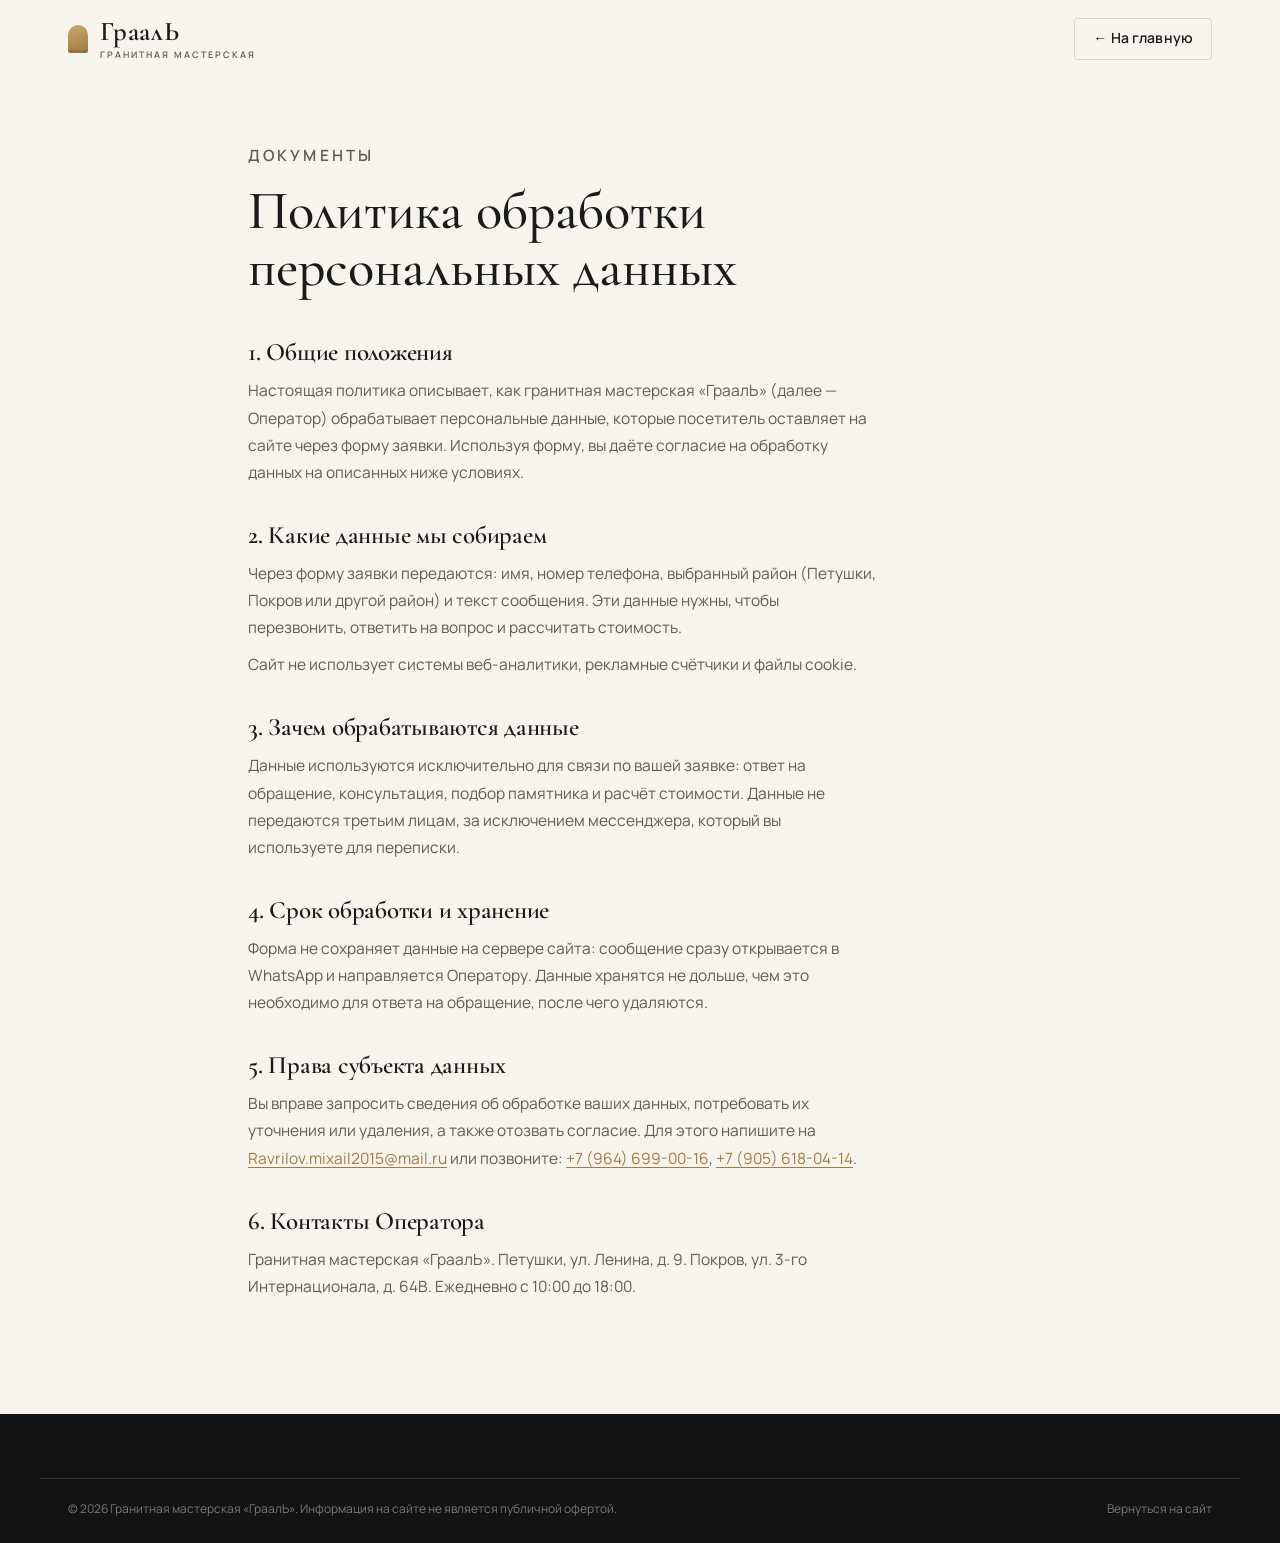
<file: privacy.html>
<!DOCTYPE html>
<html lang="ru-RU">
<head>
  <meta charset="utf-8">
  <meta name="viewport" content="width=device-width, initial-scale=1">
  <title>Политика обработки персональных данных — Гранитная мастерская «ГраалЬ»</title>
  <meta name="description" content="Политика обработки персональных данных гранитной мастерской «ГраалЬ»: какие данные собирает форма заявки, зачем они нужны и как отозвать согласие.">
  <meta name="robots" content="noindex, follow">
  <link rel="icon" href="favicon.svg" type="image/svg+xml">
  <link rel="preload" href="assets/fonts/cormorant-garamond-cyrillic-500-normal.woff2" as="font" type="font/woff2" crossorigin>
  <link rel="stylesheet" href="assets/css/style.css">
</head>
<body>
  <header class="site-header">
    <div class="container header-inner">
      <a class="brand" href="index.html" aria-label="ГраалЬ — на главную">
        <span class="brand-mark" aria-hidden="true"></span>
        <span class="brand-text">
          <span class="brand-name">ГраалЬ</span>
          <span class="brand-sub">гранитная мастерская</span>
        </span>
      </a>
      <a class="btn btn--ghost btn--sm back-link" href="index.html">← На главную</a>
    </div>
  </header>

  <main class="section legal" id="main">
    <div class="container narrow">
      <p class="eyebrow">Документы</p>
      <h1>Политика обработки персональных данных</h1>

      <h2>1. Общие положения</h2>
      <p>Настоящая политика описывает, как гранитная мастерская «ГраалЬ» (далее — Оператор) обрабатывает персональные данные, которые посетитель оставляет на сайте через форму заявки. Используя форму, вы даёте согласие на обработку данных на описанных ниже условиях.</p>

      <h2>2. Какие данные мы собираем</h2>
      <p>Через форму заявки передаются: имя, номер телефона, выбранный район (Петушки, Покров или другой район) и текст сообщения. Эти данные нужны, чтобы перезвонить, ответить на вопрос и рассчитать стоимость.</p>
      <p>Сайт не использует системы веб-аналитики, рекламные счётчики и файлы cookie.</p>

      <h2>3. Зачем обрабатываются данные</h2>
      <p>Данные используются исключительно для связи по вашей заявке: ответ на обращение, консультация, подбор памятника и расчёт стоимости. Данные не передаются третьим лицам, за исключением мессенджера, который вы используете для переписки.</p>

      <h2>4. Срок обработки и хранение</h2>
      <p>Форма не сохраняет данные на сервере сайта: сообщение сразу открывается в WhatsApp и направляется Оператору. Данные хранятся не дольше, чем это необходимо для ответа на обращение, после чего удаляются.</p>

      <h2>5. Права субъекта данных</h2>
      <p>Вы вправе запросить сведения об обработке ваших данных, потребовать их уточнения или удаления, а также отозвать согласие. Для этого напишите на <a href="mailto:Ravrilov.mixail2015@mail.ru">Ravrilov.mixail2015@mail.ru</a> или позвоните: <a href="tel:+79646990016">+7 (964) 699-00-16</a>, <a href="tel:+79056180414">+7 (905) 618-04-14</a>.</p>

      <h2>6. Контакты Оператора</h2>
      <p>Гранитная мастерская «ГраалЬ». Петушки, ул. Ленина, д.&nbsp;9. Покров, ул. 3-го Интернационала, д.&nbsp;64В. Ежедневно с&nbsp;10:00 до&nbsp;18:00.</p>
    </div>
  </main>

  <footer class="site-footer">
    <div class="container footer-bottom">
      <p>© <span id="year">2026</span> Гранитная мастерская «ГраалЬ». Информация на&nbsp;сайте не&nbsp;является публичной офертой.</p>
      <a href="index.html">Вернуться на сайт</a>
    </div>
  </footer>

  <script>
    (function () {
      var y = document.getElementById("year");
      if (y) y.textContent = String(new Date().getFullYear());
    })();
  </script>
</body>
</html>
</file>
<file: assets/css/style.css>
/* ==========================================================================
   ГраалЬ — гранитная мастерская
   Статический сайт без сборки. Шрифты локальные, внешних запросов нет.
   ========================================================================== */

/* ---------- Шрифты ---------- */
@font-face {
  font-family: "Cormorant Garamond";
  font-style: normal;
  font-weight: 500;
  font-display: swap;
  src: url("../fonts/cormorant-garamond-cyrillic-500-normal.woff2") format("woff2");
  unicode-range: U+0301, U+0400-045F, U+0490-0491, U+04B0-04B1, U+2116;
}
@font-face {
  font-family: "Cormorant Garamond";
  font-style: normal;
  font-weight: 500;
  font-display: swap;
  src: url("../fonts/cormorant-garamond-latin-500-normal.woff2") format("woff2");
  unicode-range: U+0000-00FF, U+0131, U+0152-0153, U+02BB-02BC, U+02C6, U+02DA, U+02DC, U+2000-206F, U+2074, U+20AC, U+2122, U+2191, U+2193, U+2212, U+2215, U+FEFF, U+FFFD;
}
@font-face {
  font-family: "Cormorant Garamond";
  font-style: normal;
  font-weight: 600;
  font-display: swap;
  src: url("../fonts/cormorant-garamond-cyrillic-600-normal.woff2") format("woff2");
  unicode-range: U+0301, U+0400-045F, U+0490-0491, U+04B0-04B1, U+2116;
}
@font-face {
  font-family: "Cormorant Garamond";
  font-style: normal;
  font-weight: 600;
  font-display: swap;
  src: url("../fonts/cormorant-garamond-latin-600-normal.woff2") format("woff2");
  unicode-range: U+0000-00FF, U+0131, U+0152-0153, U+02BB-02BC, U+02C6, U+02DA, U+02DC, U+2000-206F, U+2074, U+20AC, U+2122, U+2191, U+2193, U+2212, U+2215, U+FEFF, U+FFFD;
}
@font-face {
  font-family: "Manrope";
  font-style: normal;
  font-weight: 200 800;
  font-display: swap;
  src: url("../fonts/manrope-cyrillic-wght-normal.woff2") format("woff2");
  unicode-range: U+0301, U+0400-045F, U+0490-0491, U+04B0-04B1, U+2116;
}
@font-face {
  font-family: "Manrope";
  font-style: normal;
  font-weight: 200 800;
  font-display: swap;
  src: url("../fonts/manrope-latin-wght-normal.woff2") format("woff2");
  unicode-range: U+0000-00FF, U+0131, U+0152-0153, U+02BB-02BC, U+02C6, U+02DA, U+02DC, U+2000-206F, U+2074, U+20AC, U+2122, U+2191, U+2193, U+2212, U+2215, U+FEFF, U+FFFD;
}

/* ---------- Токены ---------- */
:root {
  --paper: #f7f4ee;
  --paper-2: #efe9de;
  --card: #fdfbf7;
  --ink: #191a1c;
  --ink-soft: #34363a;
  --muted: #5f5c55;
  --line: #e0d7c7;
  --line-dark: rgba(247, 244, 238, 0.16);
  --bronze: #a37b3f;
  --bronze-light: #c8a66d;
  --dark: #121315;
  --dark-2: #1b1c1e;
  --serif: "Cormorant Garamond", Georgia, "Times New Roman", serif;
  --sans: "Manrope", -apple-system, BlinkMacSystemFont, "Segoe UI", Roboto, Arial, sans-serif;
  --shadow-sm: 0 1px 2px rgba(25, 26, 28, 0.04), 0 8px 24px rgba(25, 26, 28, 0.04);
  --shadow-md: 0 2px 4px rgba(25, 26, 28, 0.05), 0 18px 44px rgba(25, 26, 28, 0.08);
  --radius: 6px;
  --header-h: 78px;
  --ease: cubic-bezier(0.22, 0.61, 0.36, 1);
}

/* ---------- Базовое ---------- */
*,
*::before,
*::after { box-sizing: border-box; }

html {
  -webkit-text-size-adjust: 100%;
  scroll-behavior: smooth;
  scroll-padding-top: calc(var(--header-h) + 16px);
}

body {
  margin: 0;
  background: var(--paper);
  color: var(--ink);
  font-family: var(--sans);
  font-size: 16px;
  line-height: 1.65;
  font-weight: 400;
  -webkit-font-smoothing: antialiased;
  -moz-osx-font-smoothing: grayscale;
  overflow-x: clip;
}

body.is-locked { overflow: hidden; }

img { max-width: 100%; height: auto; display: block; }

a { color: inherit; text-decoration: none; }

button { font: inherit; color: inherit; }

h1, h2, h3, h4, p, ul, ol, figure { margin: 0; }

ul, ol { padding: 0; list-style: none; }

::selection { background: rgba(163, 123, 63, 0.22); }

:focus-visible {
  outline: 2px solid var(--bronze);
  outline-offset: 3px;
  border-radius: 2px;
}

.sprite {
  position: absolute;
  width: 0;
  height: 0;
  overflow: hidden;
}

.icon {
  width: 20px;
  height: 20px;
  flex: none;
  fill: none;
  stroke: currentColor;
  stroke-width: 1.5;
  stroke-linecap: round;
  stroke-linejoin: round;
}
.icon--fill {
  fill: currentColor;
  stroke: none;
}

.container {
  width: 100%;
  max-width: 1200px;
  margin: 0 auto;
  padding: 0 28px;
}

.skip-link {
  position: absolute;
  left: 16px;
  top: -60px;
  z-index: 200;
  padding: 10px 16px;
  background: var(--ink);
  color: var(--paper);
  border-radius: 3px;
  font-size: 14px;
  transition: top 0.2s var(--ease);
}
.skip-link:focus { top: 12px; }

/* ---------- Кнопки ---------- */
.btn {
  display: inline-flex;
  align-items: center;
  justify-content: center;
  gap: 10px;
  min-height: 52px;
  padding: 13px 26px;
  border: 1px solid transparent;
  border-radius: 3px;
  background: transparent;
  font-family: var(--sans);
  font-size: 15px;
  font-weight: 600;
  letter-spacing: 0.01em;
  line-height: 1.2;
  cursor: pointer;
  text-align: center;
  transition: background-color 0.25s var(--ease), color 0.25s var(--ease), border-color 0.25s var(--ease), transform 0.25s var(--ease);
}
.btn:hover { transform: translateY(-1px); }
.btn:active { transform: translateY(0); }

.btn--solid {
  background: var(--ink);
  color: var(--paper);
}
.btn--solid:hover { background: #2c2e32; }

.btn--light {
  background: var(--paper);
  color: var(--ink);
}
.btn--light:hover { background: #fff; }

.btn--ghost {
  border-color: rgba(247, 244, 238, 0.45);
  color: var(--paper);
}
.btn--ghost:hover { border-color: var(--paper); background: rgba(247, 244, 238, 0.08); }

.btn--sm {
  min-height: 42px;
  padding: 10px 18px;
  font-size: 14px;
}

.btn--block { width: 100%; }

.link-arrow {
  display: inline-flex;
  align-items: center;
  gap: 8px;
  font-weight: 600;
  color: var(--bronze);
  border-bottom: 1px solid rgba(163, 123, 63, 0.4);
  padding-bottom: 2px;
  transition: color 0.2s, border-color 0.2s;
}
.link-arrow:hover { color: #7d5c2b; border-color: #7d5c2b; }
.link-arrow .icon { width: 17px; height: 17px; }

/* ---------- Типографика секций ---------- */
.eyebrow {
  font-size: 12px;
  font-weight: 600;
  letter-spacing: 0.2em;
  text-transform: uppercase;
  color: var(--bronze);
}
.eyebrow--light { color: var(--bronze-light); }

h2 {
  font-family: var(--serif);
  font-weight: 500;
  font-size: clamp(2.1rem, 4.4vw, 3.4rem);
  line-height: 1.04;
  letter-spacing: -0.01em;
  color: var(--ink);
}

.section { padding: 104px 0; }
.section--tinted { background: var(--paper-2); }
.section--dark {
  background: var(--dark);
  color: var(--paper);
}
.section--dark h2 { color: var(--paper); }

.section-head {
  display: grid;
  grid-template-columns: minmax(0, 1.2fr) minmax(0, 0.8fr);
  gap: 40px;
  align-items: end;
  margin-bottom: 56px;
}
.section-head h2 { margin-top: 14px; max-width: 17ch; }
.section-lead {
  color: var(--muted);
  font-size: 17px;
  line-height: 1.6;
  max-width: 44ch;
}
.section--dark .section-lead { color: rgba(247, 244, 238, 0.66); }

/* ---------- Шапка ---------- */
.site-header {
  position: sticky;
  top: 0;
  z-index: 100;
  height: var(--header-h);
  background: rgba(247, 244, 238, 0.88);
  backdrop-filter: blur(14px);
  -webkit-backdrop-filter: blur(14px);
  border-bottom: 1px solid transparent;
  transition: border-color 0.3s, background-color 0.3s, box-shadow 0.3s;
}
.site-header.is-scrolled {
  border-color: var(--line);
  box-shadow: 0 6px 24px rgba(25, 26, 28, 0.05);
}
.header-inner {
  height: 100%;
  display: flex;
  align-items: center;
  justify-content: space-between;
  gap: 24px;
}

.brand {
  display: inline-flex;
  align-items: center;
  gap: 12px;
  flex: none;
}
.brand-mark {
  width: 20px;
  height: 28px;
  border-radius: 10px 10px 2px 2px;
  background: linear-gradient(165deg, var(--bronze-light), var(--bronze));
  box-shadow: inset 0 -3px 0 rgba(0, 0, 0, 0.12);
}
.brand-text { display: flex; flex-direction: column; line-height: 1; }
.brand-name {
  font-family: var(--serif);
  font-size: 27px;
  font-weight: 600;
  letter-spacing: 0.03em;
  color: var(--ink);
}
.brand-sub {
  margin-top: 5px;
  font-size: 9px;
  font-weight: 600;
  letter-spacing: 0.22em;
  text-transform: uppercase;
  color: var(--muted);
}

.nav {
  display: flex;
  align-items: center;
  gap: 30px;
}
.nav a {
  position: relative;
  font-size: 14px;
  font-weight: 500;
  color: var(--ink-soft);
  padding: 6px 0;
  transition: color 0.2s;
}
.nav a::after {
  content: "";
  position: absolute;
  left: 0;
  bottom: 0;
  width: 100%;
  height: 1px;
  background: var(--bronze);
  transform: scaleX(0);
  transform-origin: left;
  transition: transform 0.3s var(--ease);
}
.nav a:hover { color: var(--ink); }
.nav a:hover::after { transform: scaleX(1); }

.header-actions {
  display: flex;
  align-items: center;
  gap: 18px;
  flex: none;
}
.header-phone {
  display: inline-flex;
  align-items: center;
  gap: 9px;
  font-size: 14px;
  font-weight: 600;
  white-space: nowrap;
}
.header-phone .icon { width: 17px; height: 17px; color: var(--bronze); }
.header-phone:hover { color: var(--bronze); }

.burger {
  display: none;
  width: 44px;
  height: 44px;
  padding: 0;
  border: 1px solid var(--line);
  border-radius: 3px;
  background: transparent;
  cursor: pointer;
  align-items: center;
  justify-content: center;
}
.burger .icon--close { display: none; }
.burger[aria-expanded="true"] .icon--menu { display: none; }
.burger[aria-expanded="true"] .icon--close { display: block; }

/* ---------- Hero ---------- */
.hero {
  position: relative;
  background: var(--dark);
  color: var(--paper);
  overflow: hidden;
  isolation: isolate;
}
.hero-bg {
  position: absolute;
  inset: 0;
  z-index: -2;
  background-image: url("../img/hero.jpg");
  background-size: cover;
  background-position: 50% 42%;
  background-repeat: no-repeat;
}
.hero::after {
  content: "";
  position: absolute;
  inset: 0;
  z-index: -1;
  background:
    linear-gradient(100deg, rgba(12, 13, 14, 0.92) 0%, rgba(12, 13, 14, 0.74) 38%, rgba(12, 13, 14, 0.32) 68%, rgba(12, 13, 14, 0.42) 100%),
    linear-gradient(to top, rgba(12, 13, 14, 0.75) 0%, rgba(12, 13, 14, 0) 45%);
}

.hero-inner {
  padding-top: clamp(72px, 10vw, 120px);
  padding-bottom: clamp(72px, 10vw, 120px);
  max-width: 100%;
}
.hero h1 {
  margin-top: 22px;
  max-width: 15ch;
  font-family: var(--serif);
  font-weight: 500;
  font-size: clamp(2.6rem, 5.6vw, 4.6rem);
  line-height: 1.01;
  letter-spacing: -0.015em;
  color: #fbf9f5;
  text-wrap: balance;
}
.hero-lead {
  margin-top: 26px;
  max-width: 52ch;
  font-size: clamp(1rem, 1.4vw, 1.12rem);
  line-height: 1.65;
  color: rgba(247, 244, 238, 0.78);
}
.hero-actions {
  margin-top: 36px;
  display: flex;
  flex-wrap: wrap;
  gap: 12px;
}
.trust-list {
  margin-top: 46px;
  display: flex;
  flex-wrap: wrap;
  gap: 12px 28px;
  max-width: 720px;
}
.trust-list li {
  display: inline-flex;
  align-items: center;
  gap: 8px;
  font-size: 13.5px;
  font-weight: 500;
  color: rgba(247, 244, 238, 0.72);
}
.trust-list .icon {
  width: 16px;
  height: 16px;
  color: var(--bronze-light);
  stroke-width: 2;
}

.hero-foot {
  border-top: 1px solid rgba(247, 244, 238, 0.14);
  background: rgba(12, 13, 14, 0.3);
}
.hero-foot-inner {
  display: flex;
  flex-wrap: wrap;
  gap: 10px 32px;
  padding-top: 16px;
  padding-bottom: 16px;
  font-size: 12.5px;
  letter-spacing: 0.04em;
  color: rgba(247, 244, 238, 0.62);
}
.hero-foot-inner span { position: relative; }
.hero-foot-inner span + span::before {
  content: "";
  position: absolute;
  left: -17px;
  top: 50%;
  width: 1px;
  height: 12px;
  background: rgba(247, 244, 238, 0.2);
  transform: translateY(-50%);
}

/* ---------- Услуги ---------- */
.services-grid {
  display: grid;
  grid-template-columns: repeat(3, 1fr);
  gap: 1px;
  background: var(--line);
  border: 1px solid var(--line);
  border-radius: var(--radius);
  overflow: hidden;
}
.service-card {
  background: var(--card);
  padding: 34px 30px 38px;
  transition: background-color 0.3s;
}
.service-card:hover { background: #fff; }
.service-icon {
  display: inline-flex;
  align-items: center;
  justify-content: center;
  width: 46px;
  height: 46px;
  border: 1px solid var(--line);
  border-radius: 50%;
  color: var(--bronze);
  margin-bottom: 22px;
}
.service-icon .icon { width: 22px; height: 22px; }
.service-card h3 {
  font-family: var(--serif);
  font-size: 23px;
  font-weight: 600;
  line-height: 1.15;
  margin-bottom: 10px;
}
.service-card p {
  font-size: 14.5px;
  line-height: 1.6;
  color: var(--muted);
}

/* ---------- Каталог ---------- */
.filters {
  display: flex;
  flex-wrap: wrap;
  gap: 8px;
  margin-bottom: 30px;
}
.filter {
  padding: 9px 18px;
  border: 1px solid var(--line);
  border-radius: 100px;
  background: transparent;
  color: var(--muted);
  font-size: 13.5px;
  font-weight: 600;
  cursor: pointer;
  transition: all 0.2s var(--ease);
}
.filter:hover { border-color: var(--ink-soft); color: var(--ink); }
.filter.is-active {
  background: var(--ink);
  border-color: var(--ink);
  color: var(--paper);
}

.catalog-grid {
  display: grid;
  grid-template-columns: repeat(3, 1fr);
  gap: 24px;
}
.catalog-card {
  display: flex;
  flex-direction: column;
  background: var(--card);
  border: 1px solid var(--line);
  border-radius: var(--radius);
  overflow: hidden;
  box-shadow: var(--shadow-sm);
  transition: transform 0.35s var(--ease), box-shadow 0.35s var(--ease), opacity 0.3s;
}
.catalog-card:hover {
  transform: translateY(-4px);
  box-shadow: var(--shadow-md);
}
.catalog-card[hidden] { display: none; }

.catalog-media {
  position: relative;
  aspect-ratio: 4 / 3;
  overflow: hidden;
  background: var(--paper-2);
}
.catalog-media img {
  width: 100%;
  height: 100%;
  object-fit: cover;
  transition: transform 0.7s var(--ease);
}
.catalog-card:hover .catalog-media img { transform: scale(1.04); }
.catalog-tag {
  position: absolute;
  left: 14px;
  bottom: 14px;
  padding: 5px 11px;
  background: rgba(18, 19, 21, 0.82);
  color: var(--paper);
  border-radius: 2px;
  font-size: 10.5px;
  font-weight: 600;
  letter-spacing: 0.12em;
  text-transform: uppercase;
  backdrop-filter: blur(4px);
}
.catalog-body {
  display: flex;
  flex-direction: column;
  flex: 1;
  padding: 22px 22px 20px;
}
.catalog-body h3 {
  font-family: var(--serif);
  font-size: 24px;
  font-weight: 600;
  line-height: 1.1;
  margin-bottom: 8px;
}
.catalog-type {
  font-size: 13.5px;
  line-height: 1.5;
  color: var(--muted);
}
.catalog-meta {
  display: flex;
  align-items: baseline;
  justify-content: space-between;
  gap: 12px;
  margin-top: 16px;
  margin-bottom: 16px;
  padding-top: 14px;
  border-top: 1px solid var(--line);
}
.catalog-dims {
  font-size: 12.5px;
  letter-spacing: 0.02em;
  color: var(--muted);
}
.catalog-price {
  font-family: var(--serif);
  font-size: 22px;
  font-weight: 600;
  color: var(--ink);
  white-space: nowrap;
}
.catalog-link {
  margin-top: auto;
  display: inline-flex;
  align-items: center;
  gap: 8px;
  align-self: flex-start;
  padding: 0 0 3px;
  border: 0;
  border-bottom: 1px solid rgba(163, 123, 63, 0.45);
  background: none;
  color: var(--bronze);
  font-size: 13.5px;
  font-weight: 600;
  cursor: pointer;
  transition: color 0.2s, border-color 0.2s, gap 0.25s var(--ease);
}
.catalog-link:hover { color: #7d5c2b; border-color: #7d5c2b; gap: 12px; }
.catalog-link .icon { width: 16px; height: 16px; }

.catalog-note {
  margin-top: 30px;
  font-size: 14px;
  color: var(--muted);
}
.catalog-note a { color: var(--bronze); font-weight: 600; }

/* ---------- Промо ---------- */
.promo {
  position: relative;
  background: var(--dark);
  color: var(--paper);
  overflow: hidden;
  isolation: isolate;
}
.promo::before {
  content: "";
  position: absolute;
  inset: 0;
  z-index: -1;
  background-image: url("../img/granite-texture.jpg");
  background-size: cover;
  background-position: center;
  opacity: 0.28;
}
.promo::after {
  content: "";
  position: absolute;
  inset: 0;
  z-index: -1;
  background: linear-gradient(90deg, rgba(18, 19, 21, 0.96) 0%, rgba(18, 19, 21, 0.82) 55%, rgba(18, 19, 21, 0.55) 100%);
}
.promo-inner {
  display: grid;
  grid-template-columns: minmax(0, 1.4fr) minmax(0, 0.6fr);
  gap: 48px;
  align-items: center;
  padding-top: 76px;
  padding-bottom: 76px;
}
.promo-text h2 {
  margin-top: 16px;
  color: var(--paper);
  max-width: 20ch;
}
.promo-text p:not(.eyebrow) {
  margin-top: 20px;
  max-width: 62ch;
  font-size: 16px;
  color: rgba(247, 244, 238, 0.74);
}
.promo-actions {
  display: flex;
  flex-direction: column;
  align-items: flex-start;
  gap: 18px;
}
.promo-phone {
  font-family: var(--serif);
  font-size: 26px;
  font-weight: 500;
  color: var(--paper);
  border-bottom: 1px solid rgba(247, 244, 238, 0.3);
  padding-bottom: 2px;
}
.promo-phone:hover { border-color: var(--paper); }

/* ---------- Шаги ---------- */
.steps {
  display: grid;
  grid-template-columns: repeat(4, 1fr);
  gap: 34px;
  counter-reset: step;
}
.step {
  position: relative;
  padding-top: 24px;
  border-top: 1px solid var(--line);
}
.step::before {
  content: "";
  position: absolute;
  top: -1px;
  left: 0;
  width: 44px;
  height: 2px;
  background: var(--bronze);
}
.step-num {
  display: block;
  font-family: var(--serif);
  font-size: 15px;
  font-weight: 500;
  letter-spacing: 0.08em;
  color: var(--bronze);
  margin-bottom: 14px;
}
.step h3 {
  font-family: var(--serif);
  font-size: 22px;
  font-weight: 600;
  line-height: 1.15;
  margin-bottom: 10px;
}
.step p { font-size: 14.5px; line-height: 1.6; color: var(--muted); }

/* ---------- Цены ---------- */
.prices {
  position: relative;
  overflow: hidden;
  isolation: isolate;
  background: var(--dark);
}
.prices::before {
  content: "";
  position: absolute;
  inset: 0;
  z-index: -1;
  background-image: url("../img/granite-texture.jpg");
  background-size: cover;
  background-position: center;
  opacity: 0.18;
}
.prices-head { max-width: 68ch; }
.prices-head h2 { margin-top: 14px; }
.prices-head > p:not(.eyebrow) {
  margin-top: 18px;
  font-size: 15.5px;
  color: rgba(247, 244, 238, 0.66);
  max-width: 60ch;
}

.price-table-wrap {
  margin-top: 40px;
  border: 1px solid var(--line-dark);
  border-radius: var(--radius);
  overflow: hidden;
}
.price-table {
  width: 100%;
  border-collapse: collapse;
}
.price-table th,
.price-table td {
  padding: 17px 26px;
  text-align: left;
  border-bottom: 1px solid var(--line-dark);
}
.price-table thead th {
  padding-top: 14px;
  padding-bottom: 14px;
  font-size: 10.5px;
  font-weight: 600;
  letter-spacing: 0.16em;
  text-transform: uppercase;
  color: rgba(247, 244, 238, 0.5);
  background: rgba(255, 255, 255, 0.03);
}
.price-table tbody tr:last-child td { border-bottom: 0; }
.price-table tbody tr { transition: background-color 0.2s; }
.price-table tbody tr:hover { background: rgba(255, 255, 255, 0.035); }
.price-table td:first-child {
  font-size: 14.5px;
  font-weight: 600;
  color: var(--paper);
}
.price-table td:nth-child(2) {
  font-size: 13.5px;
  color: rgba(247, 244, 238, 0.58);
}
.price-table th:last-child,
.price-table td:last-child {
  text-align: right;
  white-space: nowrap;
}
.price-table td:last-child {
  font-family: var(--serif);
  font-size: 21px;
  font-weight: 600;
  color: var(--paper);
}
.prices-foot {
  display: flex;
  flex-wrap: wrap;
  align-items: center;
  justify-content: space-between;
  gap: 18px 32px;
  margin-top: 28px;
}
.prices-foot p {
  font-size: 13px;
  line-height: 1.55;
  color: rgba(247, 244, 238, 0.5);
  max-width: 60ch;
}
.prices-foot .btn { flex: none; }

/* ---------- FAQ ---------- */
/* ---------- Отзывы ---------- */
.reviews { background: var(--paper); }
.reviews-head {
  display: grid;
  grid-template-columns: minmax(0, 1.4fr) minmax(0, 0.7fr);
  gap: 24px;
  align-items: start;
  margin-bottom: 34px;
}
.reviews-rating {
  display: flex;
  flex-wrap: wrap;
  align-items: baseline;
  gap: 12px 16px;
  padding: 18px 20px;
  background: var(--card);
  border: 1px solid var(--line);
  border-radius: var(--radius);
}
.reviews-score {
  font-family: var(--serif);
  font-size: 42px;
  font-weight: 600;
  line-height: 1;
  color: var(--ink);
}
.reviews-stars { color: var(--bronze); letter-spacing: 0.12em; font-size: 16px; line-height: 1; }
.reviews-meta {
  display: flex;
  flex-wrap: wrap;
  gap: 6px 8px;
  align-items: center;
  font-size: 13.5px;
  color: var(--muted);
}
.reviews-dot { color: var(--line); }
.reviews-badge {
  display: inline-flex;
  padding: 3px 8px;
  border-radius: 100px;
  background: #e6f0e8;
  color: #1e5a2e;
  font-size: 11px;
  font-weight: 700;
  letter-spacing: 0.04em;
  text-transform: uppercase;
}
.reviews-rating .link-arrow { margin-left: auto; font-size: 13px; }
.reviews-offer {
  padding: 18px 20px;
  background: var(--dark);
  color: var(--paper);
  border-radius: var(--radius);
  border: 1px solid var(--dark);
}
.reviews-offer strong { font-size: 18px; color: var(--paper); }
.reviews-hint { margin-top: 6px; font-size: 13px; color: rgba(247,244,238,0.7); line-height: 1.5; }
.reviews-grid {
  display: grid;
  grid-template-columns: repeat(3, 1fr);
  gap: 18px;
}
.review-card {
  background: var(--card);
  border: 1px solid var(--line);
  border-radius: var(--radius);
  padding: 22px 20px;
  box-shadow: var(--shadow-sm);
}
.review-top {
  display: flex;
  flex-wrap: wrap;
  align-items: baseline;
  gap: 8px 10px;
  margin-bottom: 12px;
}
.review-author { font-weight: 700; font-size: 15px; }
.review-date { font-size: 12.5px; color: var(--muted); }
.review-top .review-stars { margin-left: auto; font-size: 13px; color: var(--bronze); letter-spacing: 0.08em; }
.review-text { font-size: 14.5px; line-height: 1.6; color: var(--ink-soft); }
.review-answer { margin-top: 12px; font-size: 13px; color: var(--muted); font-style: italic; border-top: 1px solid var(--line); padding-top: 10px; }
.reviews-foot { margin-top: 18px; font-size: 13.5px; color: var(--muted); }
.reviews-foot a { color: var(--bronze); text-decoration: underline; text-underline-offset: 2px; }

.faq-grid {
  display: grid;
  grid-template-columns: minmax(0, 0.75fr) minmax(0, 1.25fr);
  gap: 72px;
  align-items: start;
}
.faq-intro h2 { margin-top: 14px; max-width: 14ch; }
.faq-intro > p:not(.eyebrow) {
  margin-top: 20px;
  color: var(--muted);
  font-size: 16px;
}
.faq-intro .link-arrow { margin-top: 26px; }

.faq-item {
  border-bottom: 1px solid var(--line);
}
.faq-item:first-child { border-top: 1px solid var(--line); }
.faq-item summary {
  display: flex;
  align-items: center;
  justify-content: space-between;
  gap: 24px;
  padding: 24px 4px;
  cursor: pointer;
  list-style: none;
  font-family: var(--serif);
  font-size: 21px;
  font-weight: 600;
  line-height: 1.2;
  color: var(--ink);
  transition: color 0.2s;
}
.faq-item summary::-webkit-details-marker { display: none; }
.faq-item summary:hover { color: var(--bronze); }
.faq-icon {
  display: inline-flex;
  align-items: center;
  justify-content: center;
  width: 30px;
  height: 30px;
  flex: none;
  border: 1px solid var(--line);
  border-radius: 50%;
  color: var(--bronze);
  transition: transform 0.3s var(--ease), background-color 0.3s;
}
.faq-icon .icon { width: 15px; height: 15px; }
.faq-item[open] .faq-icon { transform: rotate(45deg); background: var(--ink); border-color: var(--ink); color: var(--paper); }
.faq-answer {
  padding: 0 44px 26px 4px;
  font-size: 15px;
  line-height: 1.7;
  color: var(--muted);
  max-width: 62ch;
}

/* ---------- Контакты ---------- */
.contact-grid {
  display: grid;
  grid-template-columns: minmax(0, 1.05fr) minmax(0, 0.95fr);
  gap: 32px;
  align-items: start;
}
.contact-cards {
  display: flex;
  flex-direction: column;
  gap: 18px;
}
.contact-card {
  background: var(--card);
  border: 1px solid var(--line);
  border-radius: var(--radius);
  padding: 28px 30px;
  box-shadow: var(--shadow-sm);
}
.contact-card-head {
  display: flex;
  align-items: center;
  justify-content: space-between;
  gap: 16px;
  margin-bottom: 18px;
}
.contact-card h3 {
  font-family: var(--serif);
  font-size: 26px;
  font-weight: 600;
}
.contact-badge {
  font-size: 10px;
  font-weight: 600;
  letter-spacing: 0.14em;
  text-transform: uppercase;
  color: var(--bronze);
  border: 1px solid rgba(163, 123, 63, 0.35);
  border-radius: 100px;
  padding: 4px 10px;
  white-space: nowrap;
}
.contact-list { display: grid; gap: 12px; }
.contact-list li {
  display: flex;
  align-items: flex-start;
  gap: 12px;
  font-size: 14.5px;
  line-height: 1.5;
}
.contact-list .icon {
  width: 18px;
  height: 18px;
  color: var(--bronze);
  margin-top: 1px;
}
.contact-list a { transition: color 0.2s; }
.contact-list a:hover { color: var(--bronze); }
.contact-hint { color: var(--muted); font-size: 13px; }
.contact-common {
  display: flex;
  align-items: center;
  flex-wrap: wrap;
  gap: 8px;
  font-size: 13.5px;
  color: var(--muted);
  padding: 4px 6px;
}
.contact-common .icon { width: 17px; height: 17px; color: var(--bronze); }
.contact-common a { color: var(--ink-soft); }
.contact-common a:hover { color: var(--bronze); }
.contact-sep { color: var(--line); }
.contact-social {
  display: flex;
  flex-wrap: wrap;
  gap: 10px;
}
.social-link {
  display: inline-flex;
  align-items: center;
  gap: 8px;
  padding: 9px 16px;
  border: 1px solid var(--line);
  border-radius: 100px;
  background: #fff;
  color: var(--ink-soft);
  font-size: 13.5px;
  font-weight: 600;
  line-height: 1;
  transition: border-color 0.2s, color 0.2s, background-color 0.2s;
}
.social-link:hover { border-color: var(--bronze); color: var(--bronze); }
.social-link .icon { width: 18px; height: 18px; }


/* ---------- Карта ---------- */
.contacts-map {
  margin-top: 28px;
  background: var(--card);
  border: 1px solid var(--line);
  border-radius: var(--radius);
  box-shadow: var(--shadow-sm);
  overflow: hidden;
}
.map-head {
  display: flex;
  flex-wrap: wrap;
  align-items: center;
  justify-content: space-between;
  gap: 16px 20px;
  padding: 20px 22px 16px;
  border-bottom: 1px solid var(--line);
}
.map-title {
  font-family: var(--serif);
  font-size: 20px;
  font-weight: 600;
  line-height: 1.2;
}
.map-tabs {
  display: flex;
  flex-wrap: wrap;
  gap: 8px;
}
.map-tab {
  padding: 8px 14px;
  border: 1px solid var(--line);
  border-radius: 100px;
  background: #fff;
  color: var(--ink-soft);
  font-size: 13px;
  font-weight: 600;
  line-height: 1.2;
  cursor: pointer;
  transition: background-color 0.2s, color 0.2s, border-color 0.2s;
}
.map-tab:hover { border-color: var(--ink-soft); color: var(--ink); }
.map-tab.is-active {
  background: var(--ink);
  border-color: var(--ink);
  color: var(--paper);
}
.map-frame-wrap {
  position: relative;
  background: var(--paper-2);
  aspect-ratio: 16 / 9;
  max-height: 420px;
}
.map-frame {
  width: 100%;
  height: 100%;
  min-height: 360px;
  border: 0;
  display: block;
}
.map-fallback {
  padding: 24px;
  font-size: 14px;
  color: var(--muted);
}
.map-fallback a { color: var(--bronze); text-decoration: underline; }
.map-meta {
  display: flex;
  flex-wrap: wrap;
  align-items: center;
  justify-content: space-between;
  gap: 12px 20px;
  padding: 14px 22px 18px;
  border-top: 1px solid var(--line);
  font-size: 13.5px;
}
.map-meta p { color: var(--muted); }
.map-meta .link-arrow { font-size: 13px; }

.request-card {
  background: var(--card);
  border: 1px solid var(--line);
  border-radius: var(--radius);
  padding: 34px 34px 30px;
  box-shadow: var(--shadow-md);
}
.request-card h3 {
  font-family: var(--serif);
  font-size: 29px;
  font-weight: 600;
  line-height: 1.1;
  margin-top: 10px;
}
.request-note {
  margin-top: 10px;
  font-size: 14px;
  color: var(--muted);
}
#request-form { margin-top: 24px; display: grid; gap: 16px; }
.field { display: grid; gap: 7px; }
.field label {
  font-size: 12px;
  font-weight: 600;
  letter-spacing: 0.06em;
  text-transform: uppercase;
  color: var(--ink-soft);
}
.field input,
.field select,
.field textarea {
  width: 100%;
  min-height: 48px;
  padding: 12px 14px;
  border: 1px solid var(--line);
  border-radius: 3px;
  background: #fff;
  color: var(--ink);
  font-family: var(--sans);
  font-size: 15px;
  line-height: 1.4;
  transition: border-color 0.2s, box-shadow 0.2s;
}
.field textarea { resize: vertical; min-height: 84px; }
.field select {
  appearance: none;
  background-image: url("data:image/svg+xml,%3Csvg xmlns='http://www.w3.org/2000/svg' width='16' height='16' fill='none' stroke='%235f5c55' stroke-width='1.5'%3E%3Cpath d='m4 6 4 4 4-4'/%3E%3C/svg%3E");
  background-repeat: no-repeat;
  background-position: right 14px center;
  padding-right: 42px;
  cursor: pointer;
}
.field input::placeholder,
.field textarea::placeholder { color: #9a968e; }
.field input:focus,
.field select:focus,
.field textarea:focus {
  outline: none;
  border-color: var(--bronze);
  box-shadow: 0 0 0 3px rgba(163, 123, 63, 0.12);
}
.field input.is-invalid,
.field textarea.is-invalid { border-color: #b4453a; }
.field-error {
  font-size: 12px;
  color: #b4453a;
  display: none;
}
.field-error.is-visible { display: block; }

.consent {
  display: flex;
  align-items: flex-start;
  gap: 10px;
  font-size: 12.5px;
  line-height: 1.45;
  color: var(--muted);
  cursor: pointer;
}
.consent input {
  width: 17px;
  height: 17px;
  margin: 1px 0 0;
  accent-color: var(--bronze);
  flex: none;
}
.form-hint {
  font-size: 11.5px;
  line-height: 1.5;
  color: #8b877f;
}
.form-hint a { text-decoration: underline; text-underline-offset: 2px; }
.form-status {
  font-size: 13.5px;
  line-height: 1.5;
  color: #2f6b46;
  display: none;
}
.form-status.is-visible { display: block; }
.form-status.is-error { color: #b4453a; }

/* ---------- Подвал ---------- */
.site-footer {
  background: var(--dark);
  color: rgba(247, 244, 238, 0.68);
  padding-top: 64px;
}
.footer-inner {
  display: grid;
  grid-template-columns: minmax(0, 1.2fr) minmax(0, 1fr) minmax(0, 0.9fr);
  gap: 48px;
  padding-bottom: 48px;
}
.footer-brand .brand-name { color: var(--paper); }
.footer-brand .brand-sub { color: rgba(247, 244, 238, 0.45); }
.footer-brand p {
  margin-top: 18px;
  font-size: 13.5px;
  line-height: 1.6;
  max-width: 34ch;
}
.footer-nav,
.footer-contacts { display: flex; flex-direction: column; gap: 10px; padding-top: 6px; }
.footer-nav a,
.footer-contacts a {
  font-size: 14px;
  color: rgba(247, 244, 238, 0.68);
  transition: color 0.2s;
}
.footer-nav a:hover,
.footer-contacts a:hover { color: var(--paper); }
.footer-social {
  display: flex;
  flex-direction: column;
  gap: 8px;
  margin-top: 12px;
  padding-top: 12px;
  border-top: 1px solid rgba(247, 244, 238, 0.12);
}
.footer-social a {
  display: inline-flex;
  align-items: center;
  gap: 8px;
  font-size: 13.5px;
}
.footer-social .icon { width: 16px; height: 16px; }
.footer-contacts a:first-child { color: var(--paper); font-weight: 600; }
.footer-bottom {
  display: flex;
  flex-wrap: wrap;
  justify-content: space-between;
  gap: 12px;
  padding-top: 20px;
  padding-bottom: 24px;
  border-top: 1px solid rgba(247, 244, 238, 0.12);
  font-size: 12px;
  color: rgba(247, 244, 238, 0.45);
}

/* ---------- Мобильная панель ---------- */
.mobile-bar {
  position: fixed;
  left: 0;
  right: 0;
  bottom: 0;
  z-index: 90;
  display: none;
  gap: 8px;
  padding: 10px 12px calc(10px + env(safe-area-inset-bottom));
  background: rgba(247, 244, 238, 0.94);
  backdrop-filter: blur(14px);
  -webkit-backdrop-filter: blur(14px);
  border-top: 1px solid var(--line);
}
.mobile-bar a {
  display: flex;
  align-items: center;
  justify-content: center;
  gap: 8px;
  min-height: 48px;
  border-radius: 3px;
  font-size: 14px;
  font-weight: 600;
}
.mobile-call { background: var(--ink); color: var(--paper); }
.mobile-wa { background: var(--paper); border: 1px solid var(--line); color: var(--ink); }
.mobile-bar .icon { width: 18px; height: 18px; }

/* ---------- Анимация появления ---------- */
.js .reveal {
  opacity: 0;
  transform: translateY(16px);
  transition: opacity 0.7s var(--ease), transform 0.7s var(--ease);
}
.js .reveal.is-visible { opacity: 1; transform: none; }

/* ---------- Адаптив ---------- */
@media (max-width: 1100px) {
  .section { padding: 84px 0; }
  .header-phone { display: none; }
  .services-grid { grid-template-columns: repeat(2, 1fr); }
  .catalog-grid { grid-template-columns: repeat(2, 1fr); }
  .steps { grid-template-columns: repeat(2, 1fr); gap: 30px; }
  .faq-grid { gap: 48px; }
  .footer-inner { grid-template-columns: 1fr 1fr; }
  .footer-brand { grid-column: 1 / -1; }
}

@media (max-width: 960px) {
  :root { --header-h: 68px; }

  .header-inner { gap: 16px; }
  .header-phone { display: none; }
  .header-actions .btn { display: none; }
  .burger { display: inline-flex; }

  .nav {
    position: fixed;
    top: var(--header-h);
    right: 0;
    bottom: 0;
    width: min(340px, 88vw);
    flex-direction: column;
    align-items: flex-start;
    gap: 4px;
    padding: 28px 28px 40px;
    background: var(--paper);
    border-left: 1px solid var(--line);
    box-shadow: -20px 0 50px rgba(25, 26, 28, 0.12);
    transform: translateX(100%);
    visibility: hidden;
    transition: transform 0.35s var(--ease), visibility 0.35s;
    overflow-y: auto;
  }
  .nav.is-open { transform: none; visibility: visible; }
  .nav a {
    width: 100%;
    padding: 12px 0;
    font-family: var(--serif);
    font-size: 24px;
    font-weight: 600;
    border-bottom: 1px solid var(--line);
  }
  .nav a::after { display: none; }

  .section-head { grid-template-columns: 1fr; gap: 18px; margin-bottom: 40px; }
  .section-head h2 { max-width: 22ch; }
  .section-lead { max-width: 60ch; }

  .promo-inner { grid-template-columns: 1fr; gap: 30px; padding-top: 60px; padding-bottom: 60px; }
  .promo-actions { flex-direction: row; align-items: center; gap: 24px; }

  .faq-grid,
  .contact-grid { grid-template-columns: 1fr; gap: 36px; }
  .faq-answer { padding-right: 0; }

  .footer-inner { grid-template-columns: 1fr; gap: 32px; }
  .footer-brand { grid-column: auto; }
}

@media (max-width: 720px) {
  .container { padding: 0 20px; }
  .section { padding: 68px 0; }
  h2 { font-size: clamp(1.95rem, 8vw, 2.6rem); }

  .hero-bg { background-position: 58% 42%; }
  .hero-inner { padding-top: 64px; padding-bottom: 64px; }
  .hero h1 { font-size: clamp(2.3rem, 10.5vw, 3.1rem); max-width: 16ch; }
  .hero-lead { margin-top: 20px; }
  .hero-actions { margin-top: 28px; }
  .hero-actions .btn { flex: 1 1 100%; }
  .trust-list { margin-top: 32px; display: grid; grid-template-columns: 1fr 1fr; gap: 10px 16px; }
  .trust-list li { font-size: 12.5px; line-height: 1.35; }
  .hero-foot-inner { font-size: 11.5px; gap: 8px 18px; }
  .hero-foot-inner span + span::before { display: none; }

  .services-grid { grid-template-columns: 1fr; }
  .service-card { padding: 26px 22px 28px; }

  .filters { gap: 6px; }
  .filter { padding: 8px 14px; font-size: 12.5px; }
  .reviews-head { grid-template-columns: 1fr; }
  .reviews-grid { grid-template-columns: 1fr; }
  .reviews-rating .link-arrow { margin-left: 0; width: 100%; }
  .catalog-grid { grid-template-columns: 1fr; gap: 16px; }
  .catalog-body { padding: 18px 18px 16px; }

  .steps { grid-template-columns: 1fr; gap: 26px; }
  .step { padding-top: 20px; }

  .promo-text h2 { max-width: none; }
  .promo-actions { flex-direction: column; align-items: flex-start; }

  .map-head { padding: 16px 16px 14px; }
  .map-meta { padding: 12px 16px 14px; }
  .map-frame-wrap { aspect-ratio: 4 / 3; max-height: none; }
  .map-frame { min-height: 300px; }
  .contact-card { padding: 22px 20px; }
  .request-card { padding: 26px 20px 24px; }

  .footer-bottom { flex-direction: column; }

  .mobile-bar { display: flex; }
  body { padding-bottom: 68px; }
  .site-footer { padding-bottom: 0; }

  .price-table thead { display: none; }
  .price-table,
  .price-table tbody,
  .price-table tr,
  .price-table td { display: block; width: 100%; }
  .price-table tr { padding: 15px 20px; border-bottom: 1px solid var(--line-dark); }
  .price-table tr:last-child { border-bottom: 0; }
  .price-table td { padding: 1px 0; border: 0; }
  .price-table td:nth-child(2) { font-size: 13px; }
  .price-table td:last-child { text-align: left; margin-top: 3px; }
  .prices-foot .btn { width: 100%; }

  .faq-item summary { font-size: 19px; padding: 20px 2px; gap: 14px; }
  .faq-icon { width: 28px; height: 28px; }
  .faq-answer { padding-left: 2px; }
}

@media (max-width: 420px) {
  .trust-list { grid-template-columns: 1fr; }
  .hero h1 { font-size: 2.15rem; }
  .brand-name { font-size: 24px; }
}

/* ---------- Уменьшенная анимация ---------- */
@media (prefers-reduced-motion: reduce) {
  html { scroll-behavior: auto; }
  *,
  *::before,
  *::after {
    animation-duration: 0.01ms !important;
    animation-iteration-count: 1 !important;
    transition-duration: 0.01ms !important;
  }
  .js .reveal { opacity: 1; transform: none; }
}

/* ---------- Печать ---------- */
@media print {
  .site-header,
  .hero-bg,
  .hero-actions,
  .mobile-bar,
  .filters,
  .catalog-link,
  .site-footer { display: none !important; }
  body { background: #fff; color: #000; padding: 0; }
  .section { padding: 24px 0; }
  .hero { background: #fff; color: #000; }
  .hero h1, .promo-text h2, .prices-head h2 { color: #000; }
}

/* ---------- Служебные страницы ---------- */
.narrow { max-width: 840px; }
.legal { padding-top: 64px; }
.legal h1 {
  font-family: var(--serif);
  font-weight: 500;
  font-size: clamp(2.2rem, 5vw, 3.4rem);
  line-height: 1.05;
  margin-top: 14px;
  margin-bottom: 40px;
  max-width: 24ch;
}
.legal h2 {
  font-family: var(--serif);
  font-size: 25px;
  font-weight: 600;
  line-height: 1.2;
  margin: 34px 0 10px;
}
.legal p {
  color: var(--muted);
  font-size: 15.5px;
  line-height: 1.75;
  margin-bottom: 10px;
  max-width: 70ch;
}
.legal a {
  color: var(--bronze);
  text-decoration: underline;
  text-underline-offset: 3px;
}
.legal a:hover { color: #7d5c2b; }

/* Телефоны не разрываются переносом строки */
a[href^="tel:"],
.promo-phone { white-space: nowrap; }

.back-link {
  border-color: var(--line);
  color: var(--ink);
}
</file>
